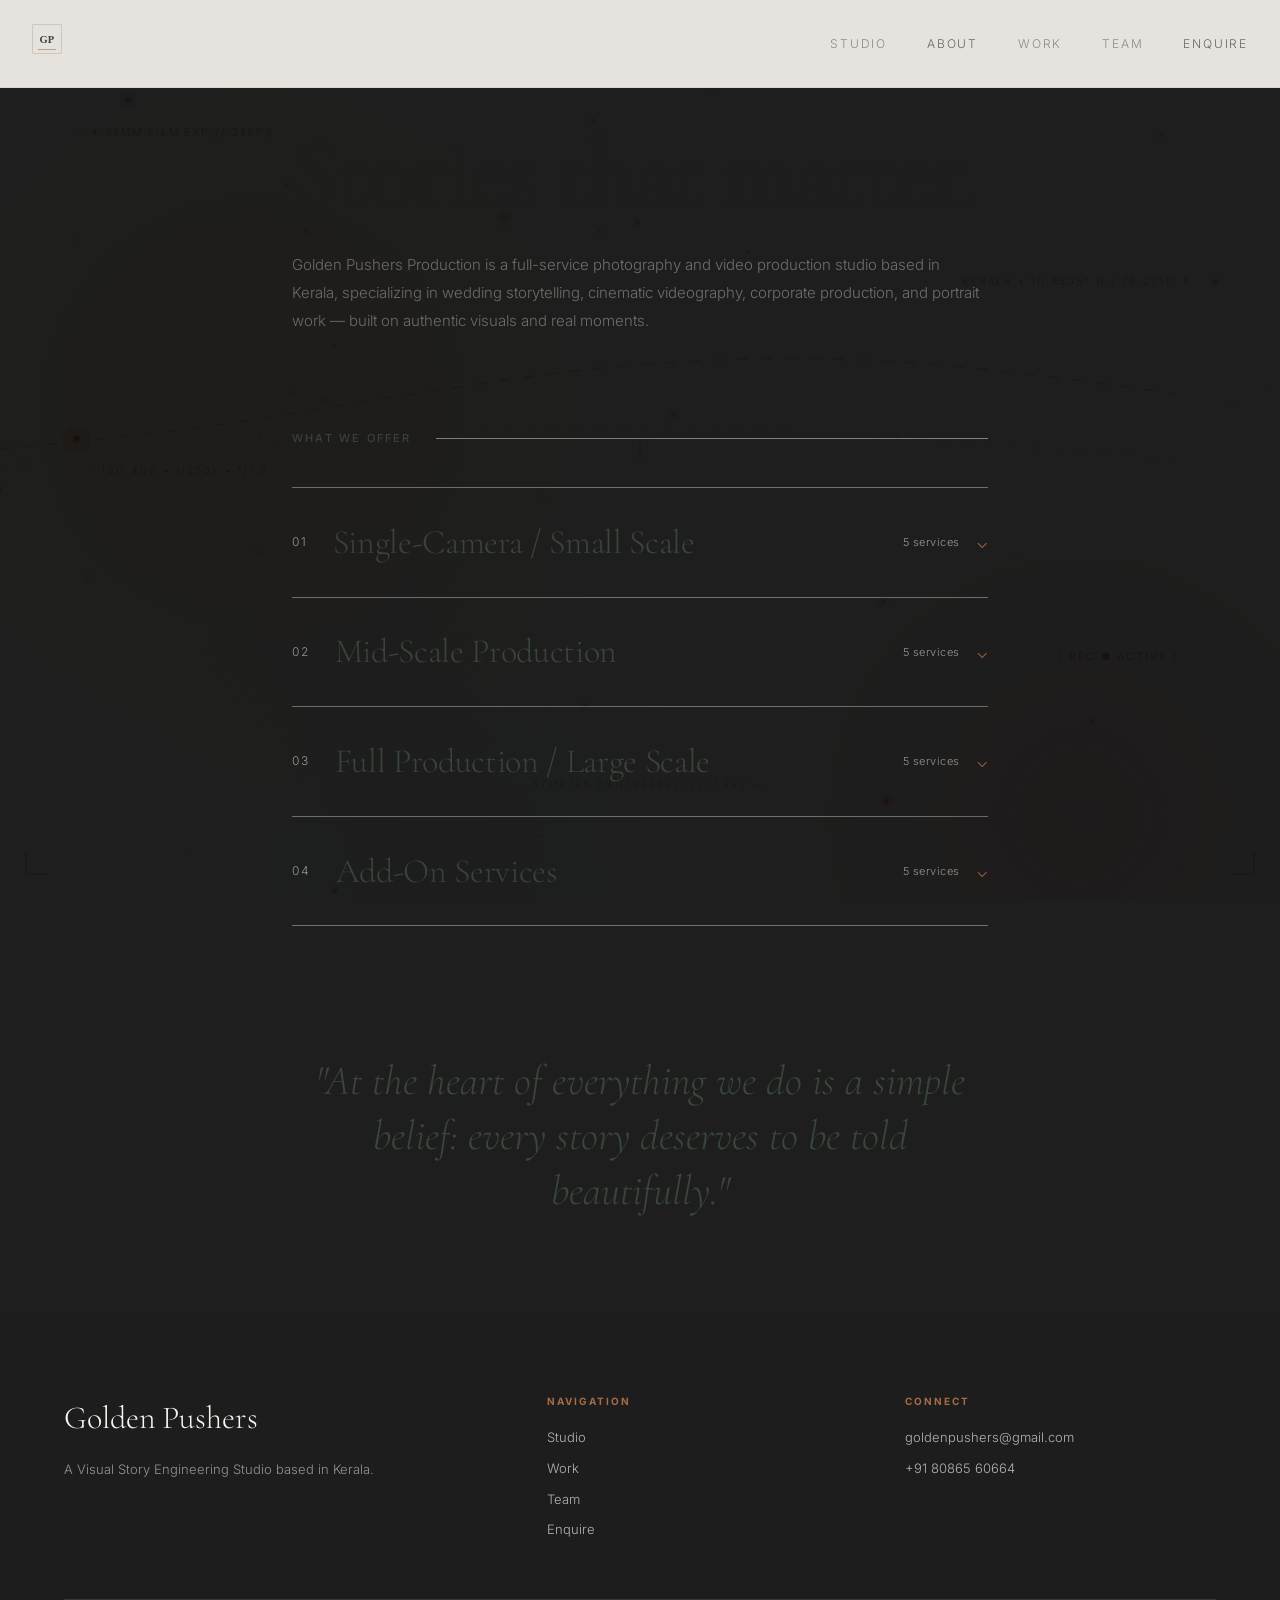
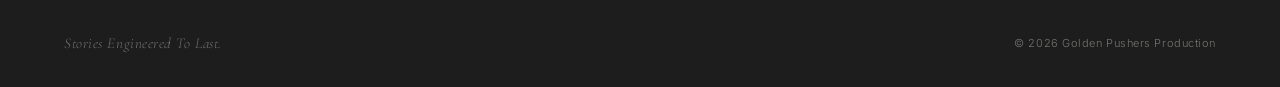
<file: about.html>
<!DOCTYPE html>
<html lang="en">
<head>
<meta charset="UTF-8">
<meta name="viewport" content="width=device-width, initial-scale=1.0">
<title>About | Golden Pushers Production</title>
<meta name="description" content="Golden Pushers Production is a full-service photography and video production studio based in Kerala.">
<link rel="icon" href="assets/favicon.ico">
<link rel="stylesheet" href="css/base.css">
<link rel="stylesheet" href="css/layout.css">
<link rel="stylesheet" href="css/home.css">
<link rel="stylesheet" href="css/pages.css">
</head>
<body>

<a href="#main" class="skip-link">Skip to content</a>
<div class="scroll-progress"></div>
<canvas id="studio-bg-canvas" class="studio-bg-canvas" aria-hidden="true"></canvas>

<nav class="navbar is-scrolled" style="background:rgba(248,244,238,0.92);backdrop-filter:blur(8px);border-bottom:1px solid rgba(200,194,184,0.4);mix-blend-mode:normal;">
  <a href="index.html" class="navbar-logo" style="color:#39463A;" aria-label="Golden Pushers Production — home">
    <svg width="30" height="30" viewBox="0 0 40 40" fill="none" xmlns="http://www.w3.org/2000/svg">
      <rect x="1" y="1" width="38" height="38" stroke="#39463A" stroke-width="0.75" opacity="0.3"/>
      <text x="50%" y="54%" dominant-baseline="middle" text-anchor="middle" fill="#39463A" style="font-family:serif;font-size:14px;font-weight:600;">GP</text>
      <line x1="8" y1="34" x2="32" y2="34" stroke="#A66B45" stroke-width="0.75"/>
    </svg>
  </a>
  <div class="navbar-links">
    <a href="index.html#ethos" style="color:#6F6F6F;">Studio</a>
    <a href="about.html" style="color:#39463A;">About</a>
    <a href="work.html" style="color:#6F6F6F;">Work</a>
    <a href="team.html" style="color:#6F6F6F;">Team</a>
    <a href="contact.html" style="color:#39463A;">Enquire</a>
  </div>
  <button class="navbar-toggle" aria-label="Toggle menu" aria-expanded="false" aria-controls="mobile-drawer" style="filter:invert(0);">
    <span style="background:#39463A;"></span><span style="background:#39463A;"></span><span style="background:#39463A;"></span>
  </button>
</nav>

<div class="mobile-drawer" id="mobile-drawer">
  <a href="index.html#ethos">Studio</a>
  <a href="about.html">About</a>
  <a href="work.html">Work</a>
  <a href="team.html">Team</a>
  <a href="contact.html">Enquire</a>
</div>

<main id="main" class="page-wrap">
  <div class="page-hero reveal">
    <h1>Stories that matter.</h1>
    <p>Golden Pushers Production is a full-service photography and video production studio based
    in Kerala, specializing in wedding storytelling, cinematic videography, corporate
    production, and portrait work — built on authentic visuals and real moments.</p>
  </div>

  <div class="services-wrap reveal reveal-delay-1">
    <div class="label-row" style="margin-bottom:2.5rem;"><span class="label-olive">What We Offer</span><div class="label-rule"></div></div>

    <div class="accordion" id="about-accordion">
      <div class="accordion-item">
        <button class="accordion-trigger" data-index="0">
          <span class="accordion-trigger-left"><span class="idx">01</span><h3>Single-Camera / Small Scale</h3></span>
          <span class="accordion-trigger-right"><span class="count">5 services</span><span class="chev">⌄</span></span>
        </button>
        <div class="accordion-panel">
          <div class="accordion-panel-inner">
            <div class="service-grid">
              <div class="service-item"><div><div class="t">Portrait Sessions</div><div class="d">Individual, couple, lifestyle</div></div></div>
              <div class="service-item"><div><div class="t">Editorial Shoots</div><div class="d">Fashion, magazine-style</div></div></div>
              <div class="service-item"><div><div class="t">Event Coverage (Minimal)</div><div class="d">Private parties, launches, intimate gatherings</div></div></div>
              <div class="service-item"><div><div class="t">Product Photography</div><div class="d">Luxury goods, jewelry, clothing</div></div></div>
              <div class="service-item"><div><div class="t">Social Media Content</div><div class="d">Short reels, curated posts</div></div></div>
            </div>
          </div>
        </div>
      </div>

      <div class="accordion-item">
        <button class="accordion-trigger" data-index="1">
          <span class="accordion-trigger-left"><span class="idx">02</span><h3>Mid-Scale Production</h3></span>
          <span class="accordion-trigger-right"><span class="count">5 services</span><span class="chev">⌄</span></span>
        </button>
        <div class="accordion-panel">
          <div class="accordion-panel-inner">
            <div class="service-grid">
              <div class="service-item"><div><div class="t">Brand Campaign Shoots</div><div class="d">Multi-scene, styled sets</div></div></div>
              <div class="service-item"><div><div class="t">Commercial Photography</div><div class="d">Advertising visuals, catalog work</div></div></div>
              <div class="service-item"><div><div class="t">Music Video Support</div><div class="d">Cinematic stills + BTS coverage</div></div></div>
              <div class="service-item"><div><div class="t">Corporate Profiles</div><div class="d">Executive portraits, team branding</div></div></div>
              <div class="service-item"><div><div class="t">Documentary-Style</div><div class="d">Storytelling for brands or individuals</div></div></div>
            </div>
          </div>
        </div>
      </div>

      <div class="accordion-item">
        <button class="accordion-trigger" data-index="2">
          <span class="accordion-trigger-left"><span class="idx">03</span><h3>Full Production / Large Scale</h3></span>
          <span class="accordion-trigger-right"><span class="count">5 services</span><span class="chev">⌄</span></span>
        </button>
        <div class="accordion-panel">
          <div class="accordion-panel-inner">
            <div class="service-grid">
              <div class="service-item"><div><div class="t">Fashion Films</div><div class="d">Cinematic video + photography integration</div></div></div>
              <div class="service-item"><div><div class="t">Luxury Event Coverage</div><div class="d">Weddings, galas, launches, multi-camera setup</div></div></div>
              <div class="service-item"><div><div class="t">Advertising Campaigns</div><div class="d">Concept → shoot → post-production</div></div></div>
              <div class="service-item"><div><div class="t">Creative Direction &amp; Styling</div><div class="d">Art direction, set design, wardrobe</div></div></div>
              <div class="service-item"><div><div class="t">End-to-End Production</div><div class="d">Script, storyboard, filming, editing, delivery</div></div></div>
            </div>
          </div>
        </div>
      </div>

      <div class="accordion-item">
        <button class="accordion-trigger" data-index="3">
          <span class="accordion-trigger-left"><span class="idx">04</span><h3>Add-On Services</h3></span>
          <span class="accordion-trigger-right"><span class="count">5 services</span><span class="chev">⌄</span></span>
        </button>
        <div class="accordion-panel">
          <div class="accordion-panel-inner">
            <div class="service-grid">
              <div class="service-item"><div><div class="t">Post-Production &amp; Retouching</div><div class="d">Color grading, cinematic edits</div></div></div>
              <div class="service-item"><div><div class="t">Drone Cinematography</div><div class="d">Aerial shots for events or campaigns</div></div></div>
              <div class="service-item"><div><div class="t">Behind-the-Scenes</div><div class="d">Process films, making-of content</div></div></div>
              <div class="service-item"><div><div class="t">Creative Consulting</div><div class="d">Brand positioning, visual identity strategy</div></div></div>
              <div class="service-item"><div><div class="t">Archival &amp; Print Services</div><div class="d">Luxury photobooks, curated prints</div></div></div>
            </div>
          </div>
        </div>
      </div>
    </div>
  </div>

  <div class="about-quote reveal reveal-delay-2">
    <h2>"At the heart of everything we do is a simple belief: every story deserves to be told beautifully."</h2>
  </div>
</main>

<footer class="site-footer">
  <div class="footer-inner">
    <div class="footer-top">
      <div><div class="footer-brand">Golden Pushers</div><p class="footer-tagline">A Visual Story Engineering Studio based in Kerala.</p></div>
      <div class="footer-col"><h4>Navigation</h4><a href="index.html#ethos">Studio</a><a href="work.html">Work</a><a href="team.html">Team</a><a href="contact.html">Enquire</a></div>
      <div class="footer-col"><h4>Connect</h4><a href="mailto:goldenpushers@gmail.com">goldenpushers@gmail.com</a><a href="tel:+918086560664">+91 80865 60664</a></div>
    </div>
    <div class="footer-bottom"><p style="font-family:var(--font-display);font-style:italic;font-size:15px;color:#6F6F6F;">Stories Engineered To Last.</p><span>© 2026 Golden Pushers Production</span></div>
  </div>
</footer>

<script src="js/background-animation.js"></script>
<script src="js/main.js"></script>
<script src="js/pages.js"></script>
</body>
</html>
</file>
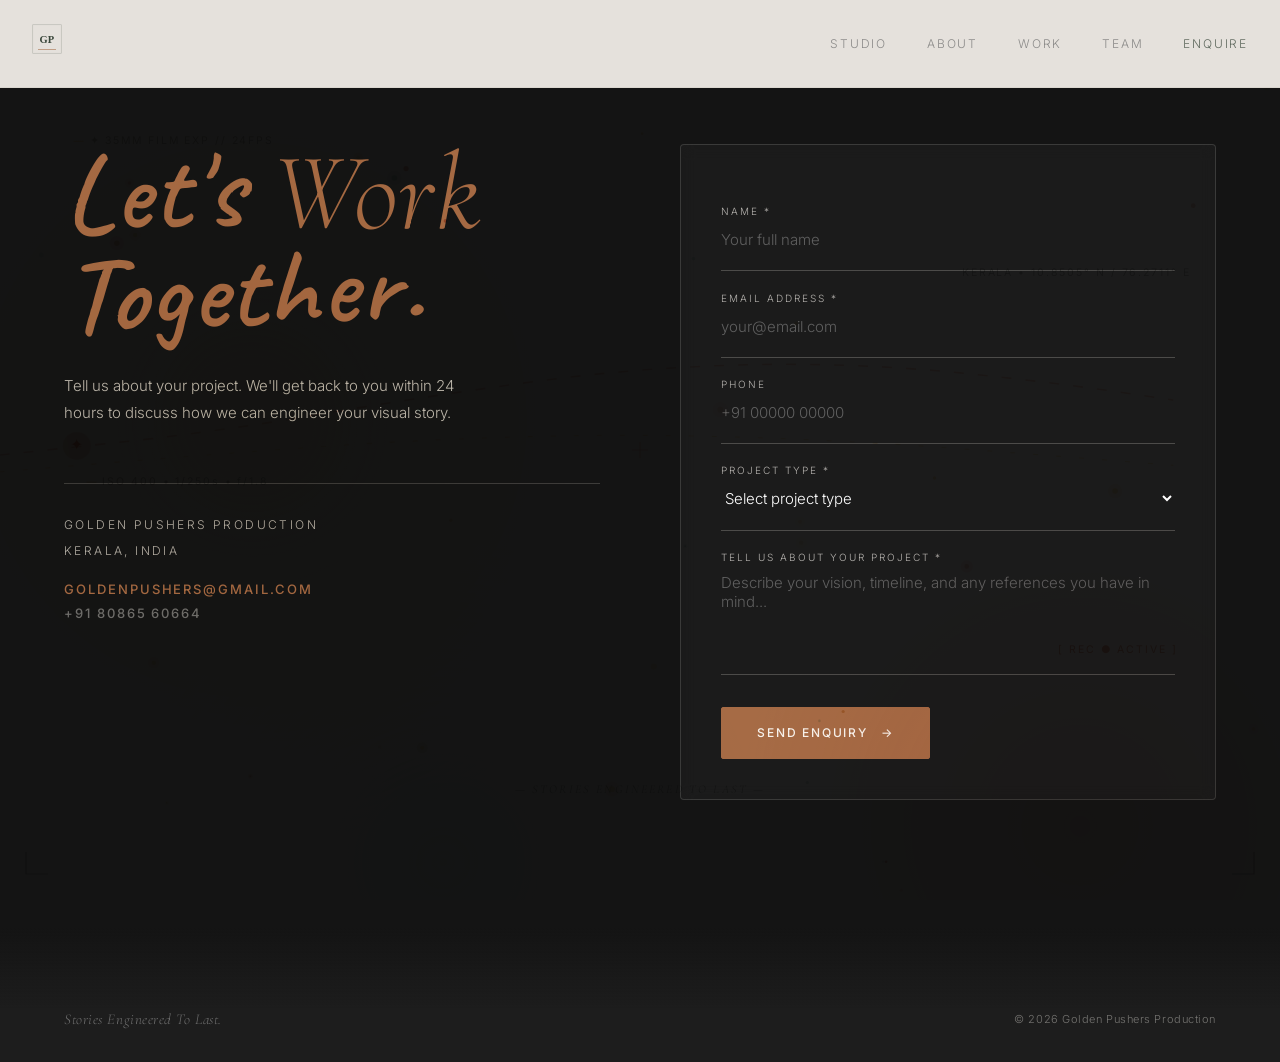
<file: contact.html>
<!DOCTYPE html>
<html lang="en">
<head>
<meta charset="UTF-8">
<meta name="viewport" content="width=device-width, initial-scale=1.0">
<title>Contact | Golden Pushers Production</title>
<meta name="description" content="Start a project with Golden Pushers Production.">
<link rel="icon" href="assets/favicon.ico">
<link rel="stylesheet" href="css/base.css">
<link rel="stylesheet" href="css/layout.css">
<link rel="stylesheet" href="css/home.css">
<link rel="stylesheet" href="css/pages.css">
</head>
<body>

<a href="#main" class="skip-link">Skip to content</a>
<canvas id="studio-bg-canvas" class="studio-bg-canvas" aria-hidden="true"></canvas>

<nav class="navbar is-scrolled" style="background:rgba(248,244,238,0.92);backdrop-filter:blur(8px);border-bottom:1px solid rgba(200,194,184,0.4);mix-blend-mode:normal;">
  <a href="index.html" class="navbar-logo" style="color:#39463A;" aria-label="Golden Pushers Production — home">
    <svg width="30" height="30" viewBox="0 0 40 40" fill="none" xmlns="http://www.w3.org/2000/svg">
      <rect x="1" y="1" width="38" height="38" stroke="#39463A" stroke-width="0.75" opacity="0.3"/>
      <text x="50%" y="54%" dominant-baseline="middle" text-anchor="middle" fill="#39463A" style="font-family:serif;font-size:14px;font-weight:600;">GP</text>
      <line x1="8" y1="34" x2="32" y2="34" stroke="#A66B45" stroke-width="0.75"/>
    </svg>
  </a>
  <div class="navbar-links">
    <a href="index.html#ethos" style="color:#6F6F6F;">Studio</a>
    <a href="about.html" style="color:#6F6F6F;">About</a>
    <a href="work.html" style="color:#6F6F6F;">Work</a>
    <a href="team.html" style="color:#6F6F6F;">Team</a>
    <a href="contact.html" style="color:#39463A;">Enquire</a>
  </div>
  <button class="navbar-toggle" aria-label="Toggle menu" aria-expanded="false" aria-controls="mobile-drawer">
    <span style="background:#39463A;"></span><span style="background:#39463A;"></span><span style="background:#39463A;"></span>
  </button>
</nav>

<div class="mobile-drawer" id="mobile-drawer">
  <a href="index.html#ethos">Studio</a>
  <a href="about.html">About</a>
  <a href="work.html">Work</a>
  <a href="team.html">Team</a>
  <a href="contact.html">Enquire</a>
</div>

<main id="main">
<section class="enquire" style="min-height:100vh;padding-top:9rem;">
  <div class="enquire-inner">
    <div class="enquire-grid">
      <div class="enquire-left reveal">
        <h2><span class="font-caveat-script">Let's</span> <em>Work</em><br><span class="font-caveat-script">Together.</span></h2>
        <p class="lead">Tell us about your project. We'll get back to you within 24 hours to discuss how we can engineer your visual story.</p>
        <div class="enquire-info">
          <p>Golden Pushers Production</p>
          <p style="margin-bottom:1rem;">Kerala, India</p>
          <a href="mailto:goldenpushers@gmail.com">goldenpushers@gmail.com</a><br>
          <a href="tel:+918086560664" style="color:#6F6F6F;">+91 80865 60664</a>
        </div>
      </div>

      <div class="enquire-form-panel reveal reveal-delay-1">
        <form class="enquire-form" novalidate>
          <div class="honeypot-field" aria-hidden="true">
            <label for="c-company">Company website</label>
            <input type="text" id="c-company" name="company_website" tabindex="-1" autocomplete="off">
          </div>
          <div class="field">
            <label for="c-name">Name *</label>
            <input required type="text" id="c-name" name="name" placeholder="Your full name" autocomplete="name">
          </div>
          <div class="field">
            <label for="c-email">Email Address *</label>
            <input required type="email" id="c-email" name="email" placeholder="your@email.com" autocomplete="email">
          </div>
          <div class="field">
            <label for="c-phone">Phone</label>
            <input type="tel" id="c-phone" name="phone" placeholder="+91 00000 00000" autocomplete="tel">
          </div>
          <div class="field">
            <label for="c-type">Project Type *</label>
            <select required id="c-type" name="type">
              <option value="" disabled selected>Select project type</option>
              <option>Commercial Films</option>
              <option>Brand Campaigns</option>
              <option>Product Photography</option>
              <option>Music Videos</option>
              <option>Wedding Films</option>
              <option>Corporate Films</option>
              <option>Social Media Content</option>
              <option>Creative Direction</option>
            </select>
          </div>
          <div class="field">
            <label for="c-message">Tell Us About Your Project *</label>
            <textarea required id="c-message" name="message" rows="4" placeholder="Describe your vision, timeline, and any references you have in mind..."></textarea>
          </div>
          <div class="form-error" role="alert"></div>
          <button type="submit" class="btn-copper"><span>Send Enquiry</span> →</button>
        </form>
      </div>

      <div class="enquire-success">
        <div class="check">✓</div>
        <h2>Message <em>Received.</em></h2>
        <div class="rule"></div>
        <p>We'll review your project and be in touch within 24 hours. We look forward to building something lasting together.</p>
        <button type="button">Send another enquiry</button>
      </div>
    </div>
  </div>
</section>
</main>

<footer class="site-footer">
  <div class="footer-inner">
    <div class="footer-bottom" style="border-top:none;padding-top:0;">
      <p style="font-family:var(--font-display);font-style:italic;font-size:15px;color:#6F6F6F;">Stories Engineered To Last.</p>
      <span>© 2026 Golden Pushers Production</span>
    </div>
  </div>
</footer>

<script src="js/background-animation.js"></script>
<script src="js/main.js"></script>
<script src="js/home.js"></script>
</body>
</html>
</file>
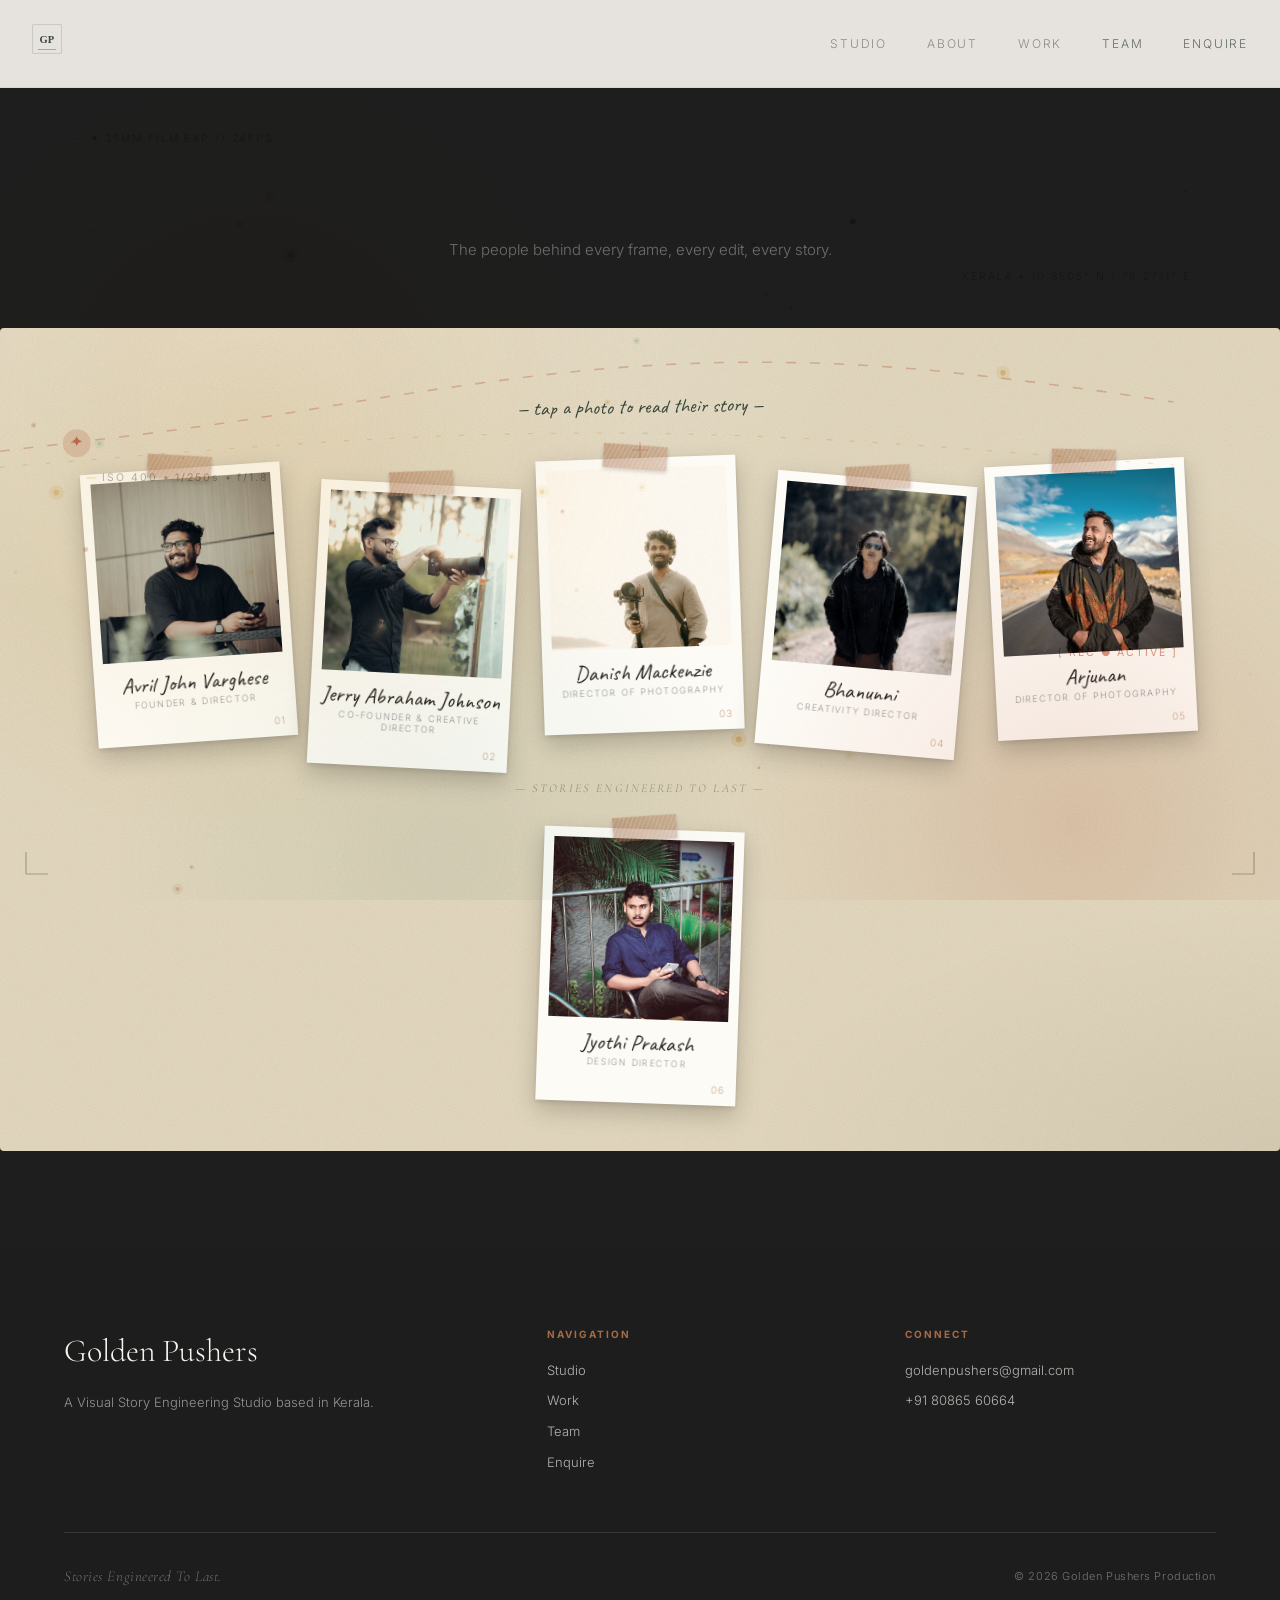
<file: team.html>
<!DOCTYPE html>
<html lang="en">
<head>
<meta charset="UTF-8">
<meta name="viewport" content="width=device-width, initial-scale=1.0">
<title>Team | Golden Pushers Production</title>
<meta name="description" content="Meet the people behind Golden Pushers Production.">
<link rel="icon" href="assets/favicon.ico">
<link rel="stylesheet" href="css/base.css">
<link rel="stylesheet" href="css/layout.css">
<link rel="stylesheet" href="css/home.css">
<link rel="stylesheet" href="css/pages.css">
</head>
<body>

<a href="#main" class="skip-link">Skip to content</a>
<div class="scroll-progress"></div>
<canvas id="studio-bg-canvas" class="studio-bg-canvas" aria-hidden="true"></canvas>

<nav class="navbar is-scrolled" style="background:rgba(248,244,238,0.92);backdrop-filter:blur(8px);border-bottom:1px solid rgba(200,194,184,0.4);mix-blend-mode:normal;">
  <a href="index.html" class="navbar-logo" style="color:#39463A;" aria-label="Golden Pushers Production — home">
    <svg width="30" height="30" viewBox="0 0 40 40" fill="none" xmlns="http://www.w3.org/2000/svg">
      <rect x="1" y="1" width="38" height="38" stroke="#39463A" stroke-width="0.75" opacity="0.3"/>
      <text x="50%" y="54%" dominant-baseline="middle" text-anchor="middle" fill="#39463A" style="font-family:serif;font-size:14px;font-weight:600;">GP</text>
      <line x1="8" y1="34" x2="32" y2="34" stroke="#A66B45" stroke-width="0.75"/>
    </svg>
  </a>
  <div class="navbar-links">
    <a href="index.html#ethos" style="color:#6F6F6F;">Studio</a>
    <a href="about.html" style="color:#6F6F6F;">About</a>
    <a href="work.html" style="color:#6F6F6F;">Work</a>
    <a href="team.html" style="color:#39463A;">Team</a>
    <a href="contact.html" style="color:#39463A;">Enquire</a>
  </div>
  <button class="navbar-toggle" aria-label="Toggle menu" aria-expanded="false" aria-controls="mobile-drawer">
    <span style="background:#39463A;"></span><span style="background:#39463A;"></span><span style="background:#39463A;"></span>
  </button>
</nav>

<div class="mobile-drawer" id="mobile-drawer">
  <a href="index.html#ethos">Studio</a>
  <a href="about.html">About</a>
  <a href="work.html">Work</a>
  <a href="team.html">Team</a>
  <a href="contact.html">Enquire</a>
</div>

<main id="main" class="page-wrap">
  <div class="page-hero reveal" style="text-align:center;max-width:600px;">
    <h1 style="font-size:clamp(44px,7vw,80px);">The Architects</h1>
    <p>The people behind every frame, every edit, every story.</p>
  </div>

  <div class="scrapbook reveal reveal-delay-1">
    <p class="scrapbook-note">— tap a photo to read their story —</p>
    <div class="scrapbook-board">
      <div class="polaroid" style="--rot:-4deg;--tape-rot:7deg;--lift:6px;">
        <div class="polaroid-inner">
          <button class="polaroid-face polaroid-front" aria-label="Flip to read about Avril John Varghese">
            <span class="tape"></span>
            <div class="polaroid-photo"><img src="assets/team/founder.jpg" alt="Avril John Varghese" loading="lazy"></div>
            <p class="polaroid-caption">Avril John Varghese<span class="role">Founder &amp; Director</span></p>
            <span class="polaroid-pin">01</span>
          </button>
          <button class="polaroid-face polaroid-back" aria-label="Flip back">
            <span class="focus-tag">Commercial Films &amp; Brand Campaigns</span>
            <p class="handwritten-note">"Visionary behind Golden Pushers Production. Leads creative direction and brings cinematic clarity to every project."</p>
            <span class="flip-hint">tap to flip back</span>
          </button>
        </div>
      </div>
      <div class="polaroid" style="--rot:3deg;--tape-rot:-5deg;--lift:22px;">
        <div class="polaroid-inner">
          <button class="polaroid-face polaroid-front" aria-label="Flip to read about Jerry Abraham Johnson">
            <span class="tape"></span>
            <div class="polaroid-photo"><img src="assets/team/co-founder.jpg" alt="Jerry Abraham Johnson" loading="lazy"></div>
            <p class="polaroid-caption">Jerry Abraham Johnson<span class="role">Co-Founder &amp; Creative Director</span></p>
            <span class="polaroid-pin">02</span>
          </button>
          <button class="polaroid-face polaroid-back" aria-label="Flip back">
            <span class="focus-tag">Creative Strategy &amp; Art Direction</span>
            <p class="handwritten-note">"Shapes the strategic and visual language of every project. Editorial instincts that make client stories last."</p>
            <span class="flip-hint">tap to flip back</span>
          </button>
        </div>
      </div>
      <div class="polaroid" style="--rot:-2deg;--tape-rot:6deg;--lift:-4px;">
        <div class="polaroid-inner">
          <button class="polaroid-face polaroid-front" aria-label="Flip to read about Danish Mackenzie">
            <span class="tape"></span>
            <div class="polaroid-photo"><img src="assets/team/danish.jpg" alt="Danish Mackenzie" loading="lazy"></div>
            <p class="polaroid-caption">Danish Mackenzie<span class="role">Director of Photography</span></p>
            <span class="polaroid-pin">03</span>
          </button>
          <button class="polaroid-face polaroid-back" aria-label="Flip back">
            <span class="focus-tag">Cinematography &amp; Lighting Design</span>
            <p class="handwritten-note">"Controls the light and the frame. Warm, naturalistic, deeply human — that's the signature."</p>
            <span class="flip-hint">tap to flip back</span>
          </button>
        </div>
      </div>
      <div class="polaroid" style="--rot:5deg;--tape-rot:-8deg;--lift:16px;">
        <div class="polaroid-inner">
          <button class="polaroid-face polaroid-front" aria-label="Flip to read about Bhanunni">
            <span class="tape"></span>
            <div class="polaroid-photo"><img src="assets/team/bhanunni.jpg" alt="Bhanunni" loading="lazy"></div>
            <p class="polaroid-caption">Bhanunni<span class="role">Creativity Director</span></p>
            <span class="polaroid-pin">04</span>
          </button>
          <button class="polaroid-face polaroid-back" aria-label="Flip back">
            <span class="focus-tag">Concept Development &amp; Narrative Design</span>
            <p class="handwritten-note">"Concept-first thinker. Turns abstract brand ideas into shootable visual sequences."</p>
            <span class="flip-hint">tap to flip back</span>
          </button>
        </div>
      </div>
      <div class="polaroid" style="--rot:-3deg;--tape-rot:4deg;--lift:0px;">
        <div class="polaroid-inner">
          <button class="polaroid-face polaroid-front" aria-label="Flip to read about Arjunan">
            <span class="tape"></span>
            <div class="polaroid-photo"><img src="assets/team/arjunan.jpg" alt="Arjunan" loading="lazy"></div>
            <p class="polaroid-caption">Arjunan<span class="role">Director of Photography</span></p>
            <span class="polaroid-pin">05</span>
          </button>
          <button class="polaroid-face polaroid-back" aria-label="Flip back">
            <span class="focus-tag">Cinematography &amp; Color Work</span>
            <p class="handwritten-note">"Every frame carries quiet intentionality. Depth, colour, and motion, all with real texture."</p>
            <span class="flip-hint">tap to flip back</span>
          </button>
        </div>
      </div>
      <div class="polaroid" style="--rot:2deg;--tape-rot:-6deg;--lift:26px;">
        <div class="polaroid-inner">
          <button class="polaroid-face polaroid-front" aria-label="Flip to read about Jyothi Prakash">
            <span class="tape"></span>
            <div class="polaroid-photo"><img src="assets/team/jyothi.jpg" alt="Jyothi Prakash" loading="lazy"></div>
            <p class="polaroid-caption">Jyothi Prakash<span class="role">Design Director</span></p>
            <span class="polaroid-pin">06</span>
          </button>
          <button class="polaroid-face polaroid-back" aria-label="Flip back">
            <span class="focus-tag">Graphic Design &amp; Visual Identity</span>
            <p class="handwritten-note">"Builds the visual scaffolding — the type, layout, and systems behind the studio's identity."</p>
            <span class="flip-hint">tap to flip back</span>
          </button>
        </div>
      </div>
    </div>
  </div>
</main>

<footer class="site-footer">
  <div class="footer-inner">
    <div class="footer-top">
      <div><div class="footer-brand">Golden Pushers</div><p class="footer-tagline">A Visual Story Engineering Studio based in Kerala.</p></div>
      <div class="footer-col"><h4>Navigation</h4><a href="index.html#ethos">Studio</a><a href="work.html">Work</a><a href="team.html">Team</a><a href="contact.html">Enquire</a></div>
      <div class="footer-col"><h4>Connect</h4><a href="mailto:goldenpushers@gmail.com">goldenpushers@gmail.com</a><a href="tel:+918086560664">+91 80865 60664</a></div>
    </div>
    <div class="footer-bottom"><p style="font-family:var(--font-display);font-style:italic;font-size:15px;color:#6F6F6F;">Stories Engineered To Last.</p><span>© 2026 Golden Pushers Production</span></div>
  </div>
</footer>

<script src="js/background-animation.js"></script>
<script src="js/main.js"></script>
<script src="js/pages.js"></script>
</body>
</html>
</file>
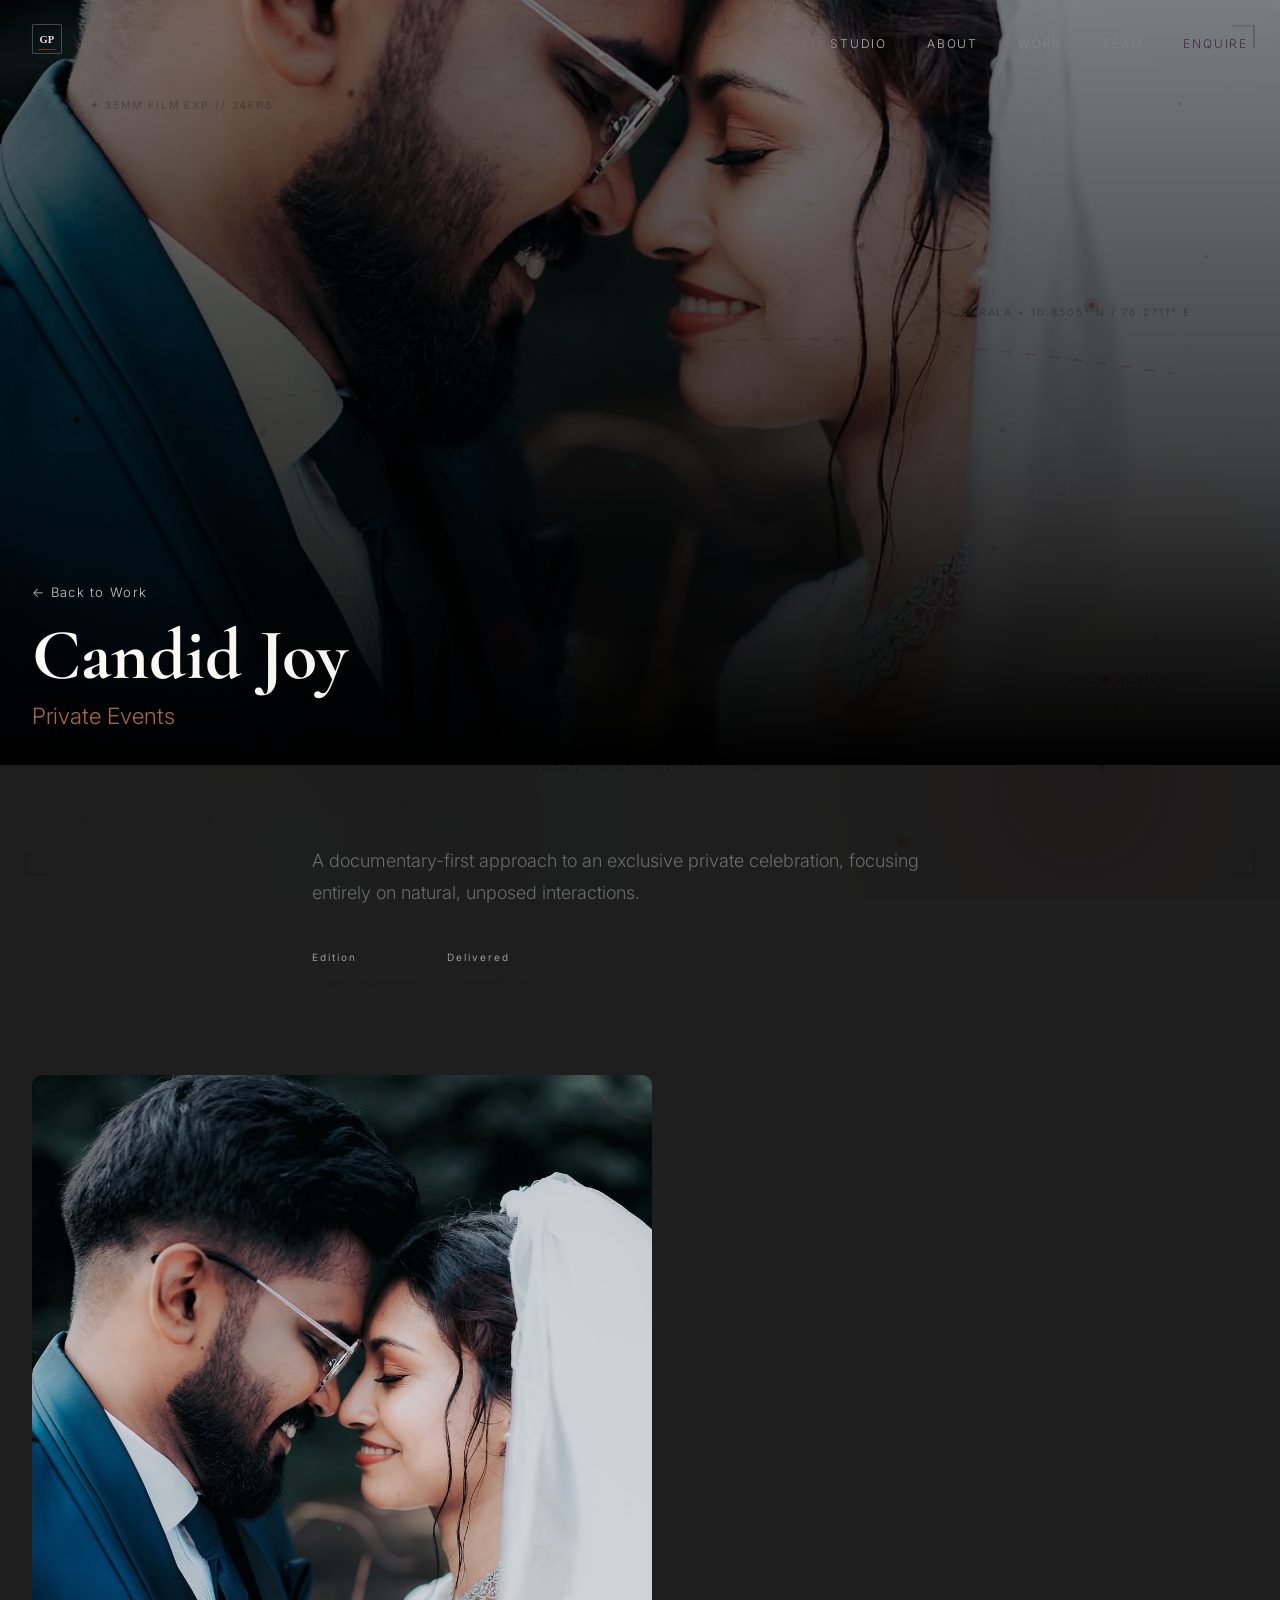
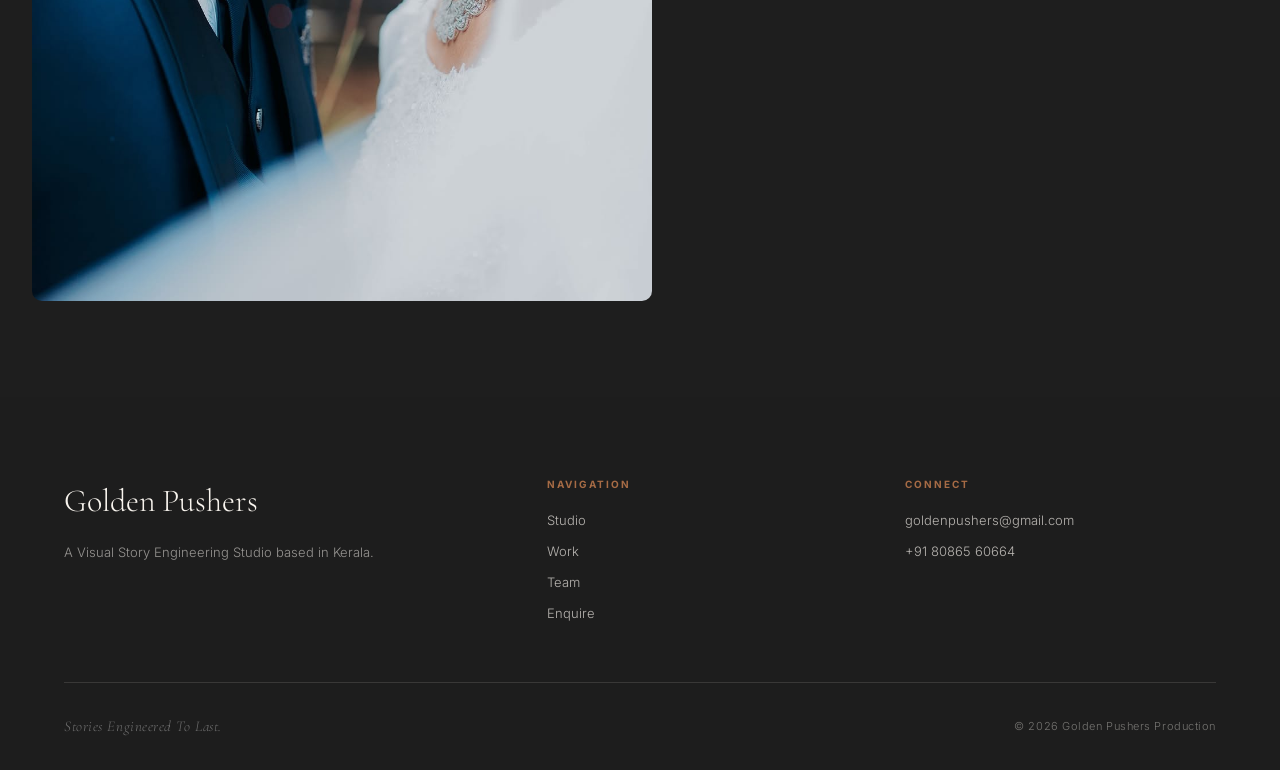
<file: work-candid-joy.html>
<!DOCTYPE html>
<html lang="en">
<head>
<meta charset="UTF-8">
<meta name="viewport" content="width=device-width, initial-scale=1.0">
<title>Candid Joy | Golden Pushers Production</title>
<meta name="description" content="Unscripted moments of pure happiness.">
<link rel="icon" href="assets/favicon.ico">
<link rel="stylesheet" href="css/base.css">
<link rel="stylesheet" href="css/layout.css">
<link rel="stylesheet" href="css/home.css">
<link rel="stylesheet" href="css/pages.css">
</head>
<body>
<canvas id="studio-bg-canvas" class="studio-bg-canvas" aria-hidden="true"></canvas>

<nav class="navbar" style="background:transparent;">
  <a href="index.html" class="navbar-logo" aria-label="Golden Pushers Production — home">
    <svg width="30" height="30" viewBox="0 0 40 40" fill="none" xmlns="http://www.w3.org/2000/svg">
      <rect x="1" y="1" width="38" height="38" stroke="#F8F4EE" stroke-width="0.75" opacity="0.5"/>
      <text x="50%" y="54%" dominant-baseline="middle" text-anchor="middle" fill="#F8F4EE" style="font-family:serif;font-size:14px;font-weight:600;">GP</text>
      <line x1="8" y1="34" x2="32" y2="34" stroke="#A66B45" stroke-width="0.75"/>
    </svg>
  </a>
  <div class="navbar-links">
    <a href="index.html#ethos" style="color:#fff;">Studio</a>
    <a href="about.html" style="color:#fff;">About</a>
    <a href="work.html" style="color:#fff;">Work</a>
    <a href="team.html" style="color:#fff;">Team</a>
    <a href="contact.html" style="color:#A66B45;">Enquire</a>
  </div>
  <button class="navbar-toggle" aria-label="Toggle menu" aria-expanded="false" aria-controls="mobile-drawer">
    <span></span><span></span><span></span>
  </button>
</nav>
<div class="mobile-drawer" id="mobile-drawer">
  <a href="index.html#ethos">Studio</a><a href="about.html">About</a><a href="work.html">Work</a><a href="team.html">Team</a><a href="contact.html">Enquire</a>
</div>

<main>
  <div class="work-detail-hero">
    <img src="assets/work/ig-6.jpg" alt="Candid Joy">
    <div class="work-detail-caption">
      <a href="work.html" class="back">← Back to Work</a>
      <h1>Candid Joy</h1>
      <p class="meta">Private Events</p>
    </div>
  </div>

  <div class="work-detail-body">
    <p>A documentary-first approach to an exclusive private celebration, focusing entirely on natural, unposed interactions.</p>
    <div style="margin-top:2.5rem;display:flex;gap:2rem;flex-wrap:wrap;">
      <div><span class="label-editorial" style="display:block;margin-bottom:0.4rem;">Edition</span><span style="font-size:14px;color:#1E1E1E;">Event Coverage</span></div>
      <div><span class="label-editorial" style="display:block;margin-bottom:0.4rem;">Delivered</span><span style="font-size:14px;color:#1E1E1E;">Curated Stills</span></div>
    </div>
  </div>

  <div class="work-detail-strip">
    <img src="assets/work/ig-6.jpg" alt="Candid Joy — detail">
  </div>
</main>

<footer class="site-footer">
  <div class="footer-inner">
    <div class="footer-top">
      <div><div class="footer-brand">Golden Pushers</div><p class="footer-tagline">A Visual Story Engineering Studio based in Kerala.</p></div>
      <div class="footer-col"><h4>Navigation</h4><a href="index.html#ethos">Studio</a><a href="work.html">Work</a><a href="team.html">Team</a><a href="contact.html">Enquire</a></div>
      <div class="footer-col"><h4>Connect</h4><a href="mailto:goldenpushers@gmail.com">goldenpushers@gmail.com</a><a href="tel:+918086560664">+91 80865 60664</a></div>
    </div>
    <div class="footer-bottom"><p style="font-family:var(--font-display);font-style:italic;font-size:15px;color:#6F6F6F;">Stories Engineered To Last.</p><span>© 2026 Golden Pushers Production</span></div>
  </div>
</footer>

<script src="js/background-animation.js"></script>
<script src="js/main.js"></script>
</body>
</html>
</file>
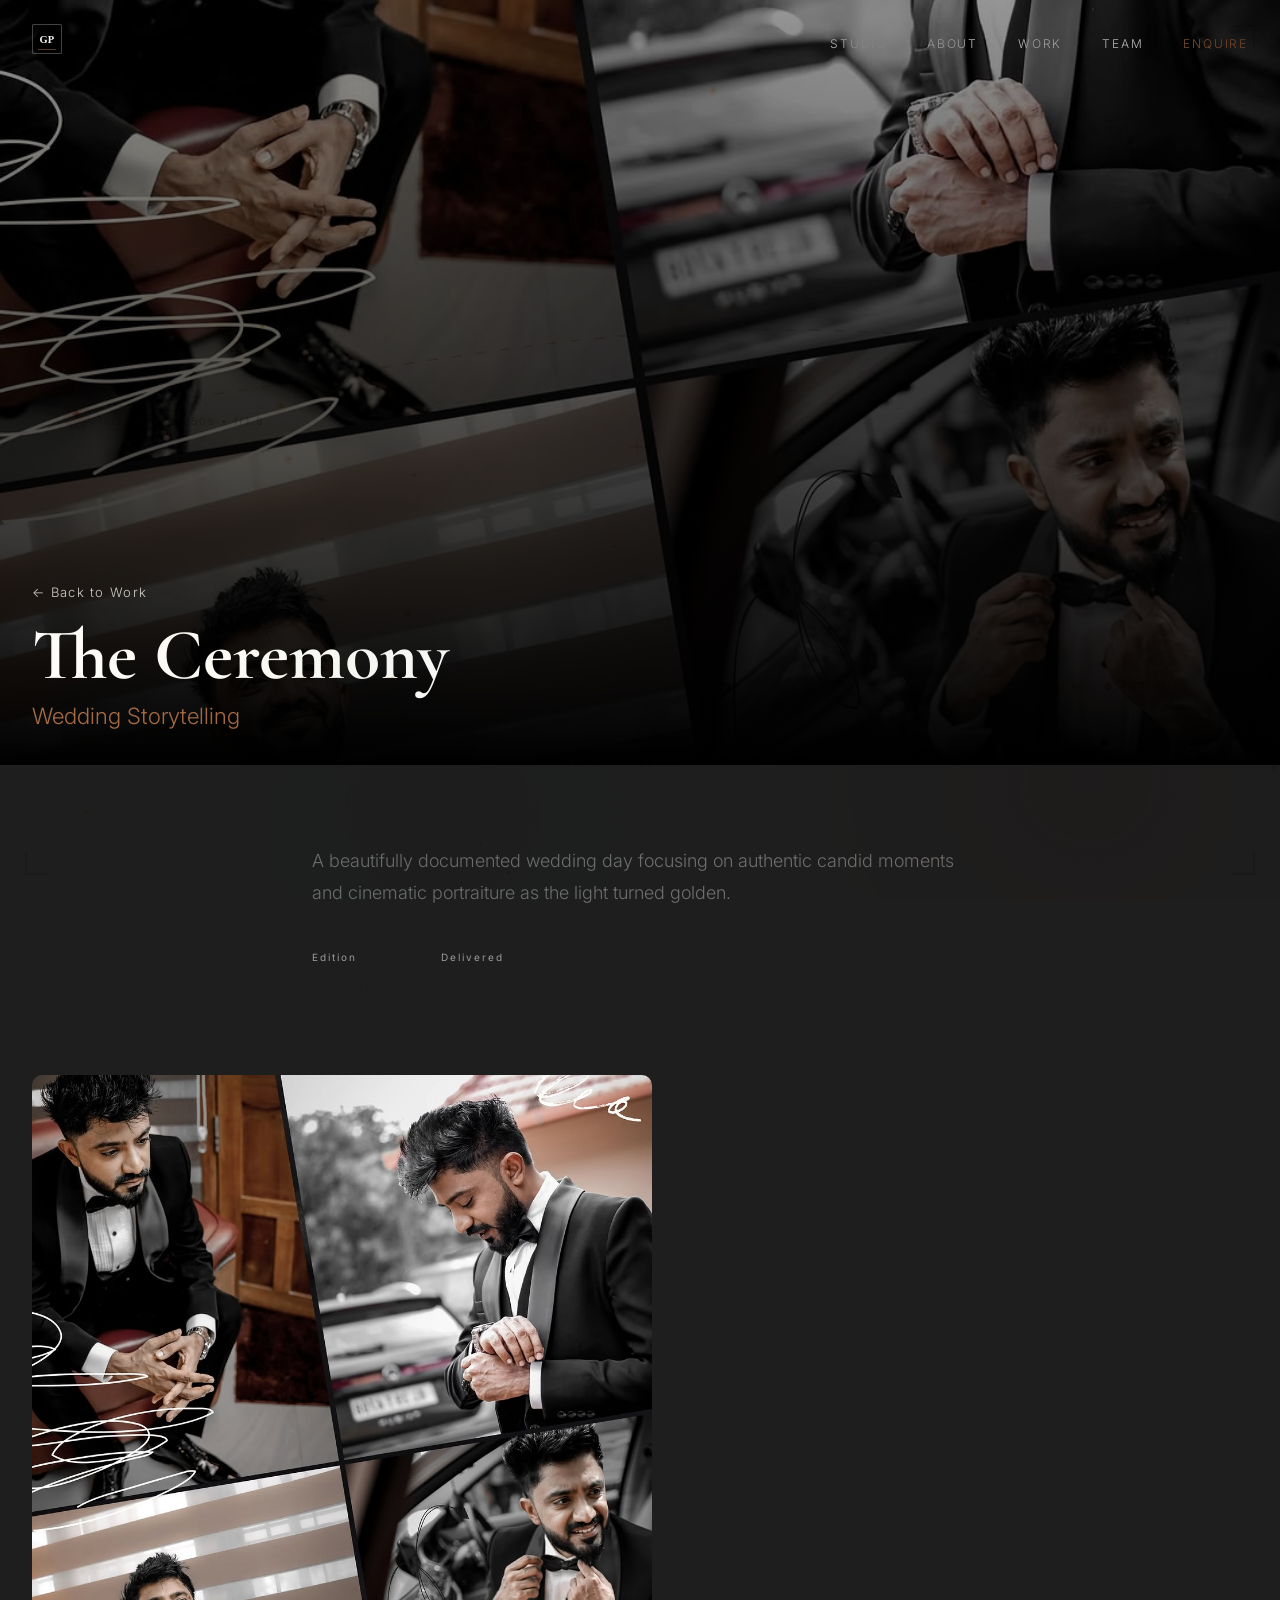
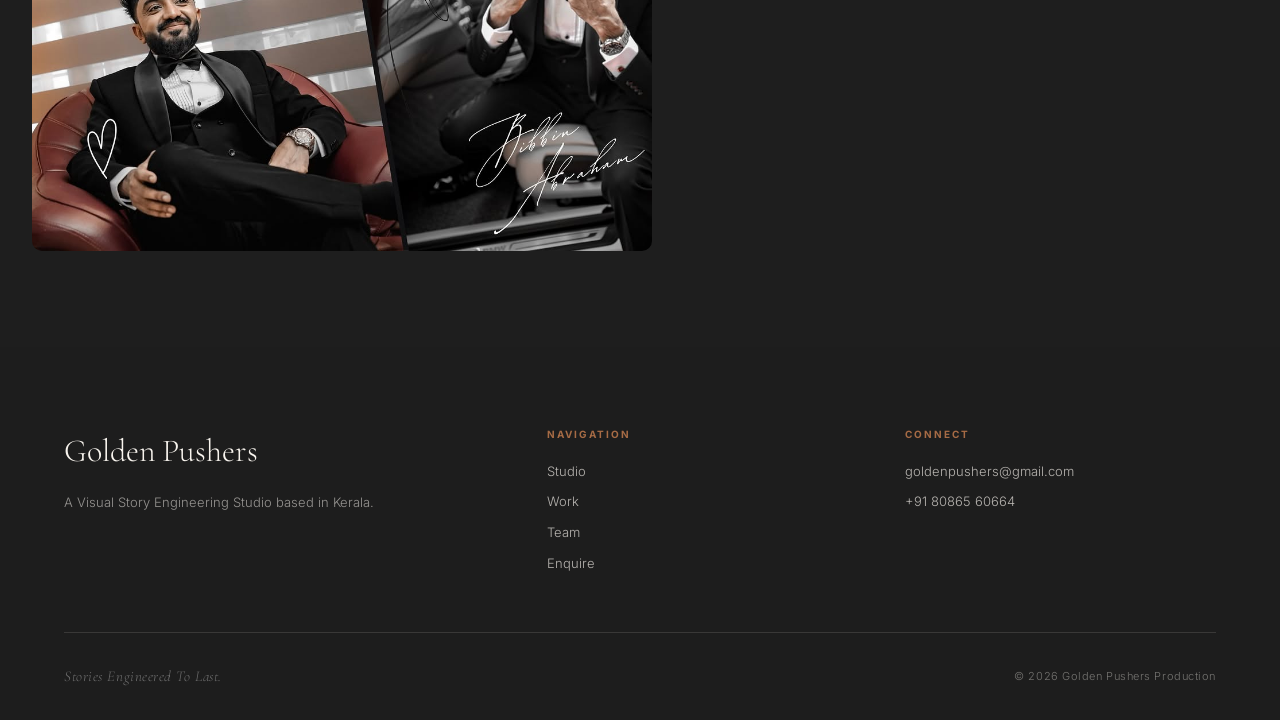
<file: work-chateau-vows.html>
<!DOCTYPE html>
<html lang="en">
<head>
<meta charset="UTF-8">
<meta name="viewport" content="width=device-width, initial-scale=1.0">
<title>The Ceremony | Golden Pushers Production</title>
<meta name="description" content="An intimate ceremony captured in raw emotion.">
<link rel="icon" href="assets/favicon.ico">
<link rel="stylesheet" href="css/base.css">
<link rel="stylesheet" href="css/layout.css">
<link rel="stylesheet" href="css/home.css">
<link rel="stylesheet" href="css/pages.css">
</head>
<body>
<canvas id="studio-bg-canvas" class="studio-bg-canvas" aria-hidden="true"></canvas>

<nav class="navbar" style="background:transparent;">
  <a href="index.html" class="navbar-logo" aria-label="Golden Pushers Production — home">
    <svg width="30" height="30" viewBox="0 0 40 40" fill="none" xmlns="http://www.w3.org/2000/svg">
      <rect x="1" y="1" width="38" height="38" stroke="#F8F4EE" stroke-width="0.75" opacity="0.5"/>
      <text x="50%" y="54%" dominant-baseline="middle" text-anchor="middle" fill="#F8F4EE" style="font-family:serif;font-size:14px;font-weight:600;">GP</text>
      <line x1="8" y1="34" x2="32" y2="34" stroke="#A66B45" stroke-width="0.75"/>
    </svg>
  </a>
  <div class="navbar-links">
    <a href="index.html#ethos" style="color:#fff;">Studio</a>
    <a href="about.html" style="color:#fff;">About</a>
    <a href="work.html" style="color:#fff;">Work</a>
    <a href="team.html" style="color:#fff;">Team</a>
    <a href="contact.html" style="color:#A66B45;">Enquire</a>
  </div>
  <button class="navbar-toggle" aria-label="Toggle menu" aria-expanded="false" aria-controls="mobile-drawer">
    <span></span><span></span><span></span>
  </button>
</nav>
<div class="mobile-drawer" id="mobile-drawer">
  <a href="index.html#ethos">Studio</a><a href="about.html">About</a><a href="work.html">Work</a><a href="team.html">Team</a><a href="contact.html">Enquire</a>
</div>

<main>
  <div class="work-detail-hero">
    <img src="assets/work/ig-1.jpg" alt="The Ceremony">
    <div class="work-detail-caption">
      <a href="work.html" class="back">← Back to Work</a>
      <h1>The Ceremony</h1>
      <p class="meta">Wedding Storytelling</p>
    </div>
  </div>

  <div class="work-detail-body">
    <p>A beautifully documented wedding day focusing on authentic candid moments and cinematic portraiture as the light turned golden.</p>
    <div style="margin-top:2.5rem;display:flex;gap:2rem;flex-wrap:wrap;">
      <div><span class="label-editorial" style="display:block;margin-bottom:0.4rem;">Edition</span><span style="font-size:14px;color:#1E1E1E;">Full Storytelling</span></div>
      <div><span class="label-editorial" style="display:block;margin-bottom:0.4rem;">Delivered</span><span style="font-size:14px;color:#1E1E1E;">Cinematic Film + Stills</span></div>
    </div>
  </div>

  <div class="work-detail-strip">
    <img src="assets/work/ig-1.jpg" alt="The Ceremony — detail">
  </div>
</main>

<footer class="site-footer">
  <div class="footer-inner">
    <div class="footer-top">
      <div><div class="footer-brand">Golden Pushers</div><p class="footer-tagline">A Visual Story Engineering Studio based in Kerala.</p></div>
      <div class="footer-col"><h4>Navigation</h4><a href="index.html#ethos">Studio</a><a href="work.html">Work</a><a href="team.html">Team</a><a href="contact.html">Enquire</a></div>
      <div class="footer-col"><h4>Connect</h4><a href="mailto:goldenpushers@gmail.com">goldenpushers@gmail.com</a><a href="tel:+918086560664">+91 80865 60664</a></div>
    </div>
    <div class="footer-bottom"><p style="font-family:var(--font-display);font-style:italic;font-size:15px;color:#6F6F6F;">Stories Engineered To Last.</p><span>© 2026 Golden Pushers Production</span></div>
  </div>
</footer>

<script src="js/background-animation.js"></script>
<script src="js/main.js"></script>
</body>
</html>
</file>
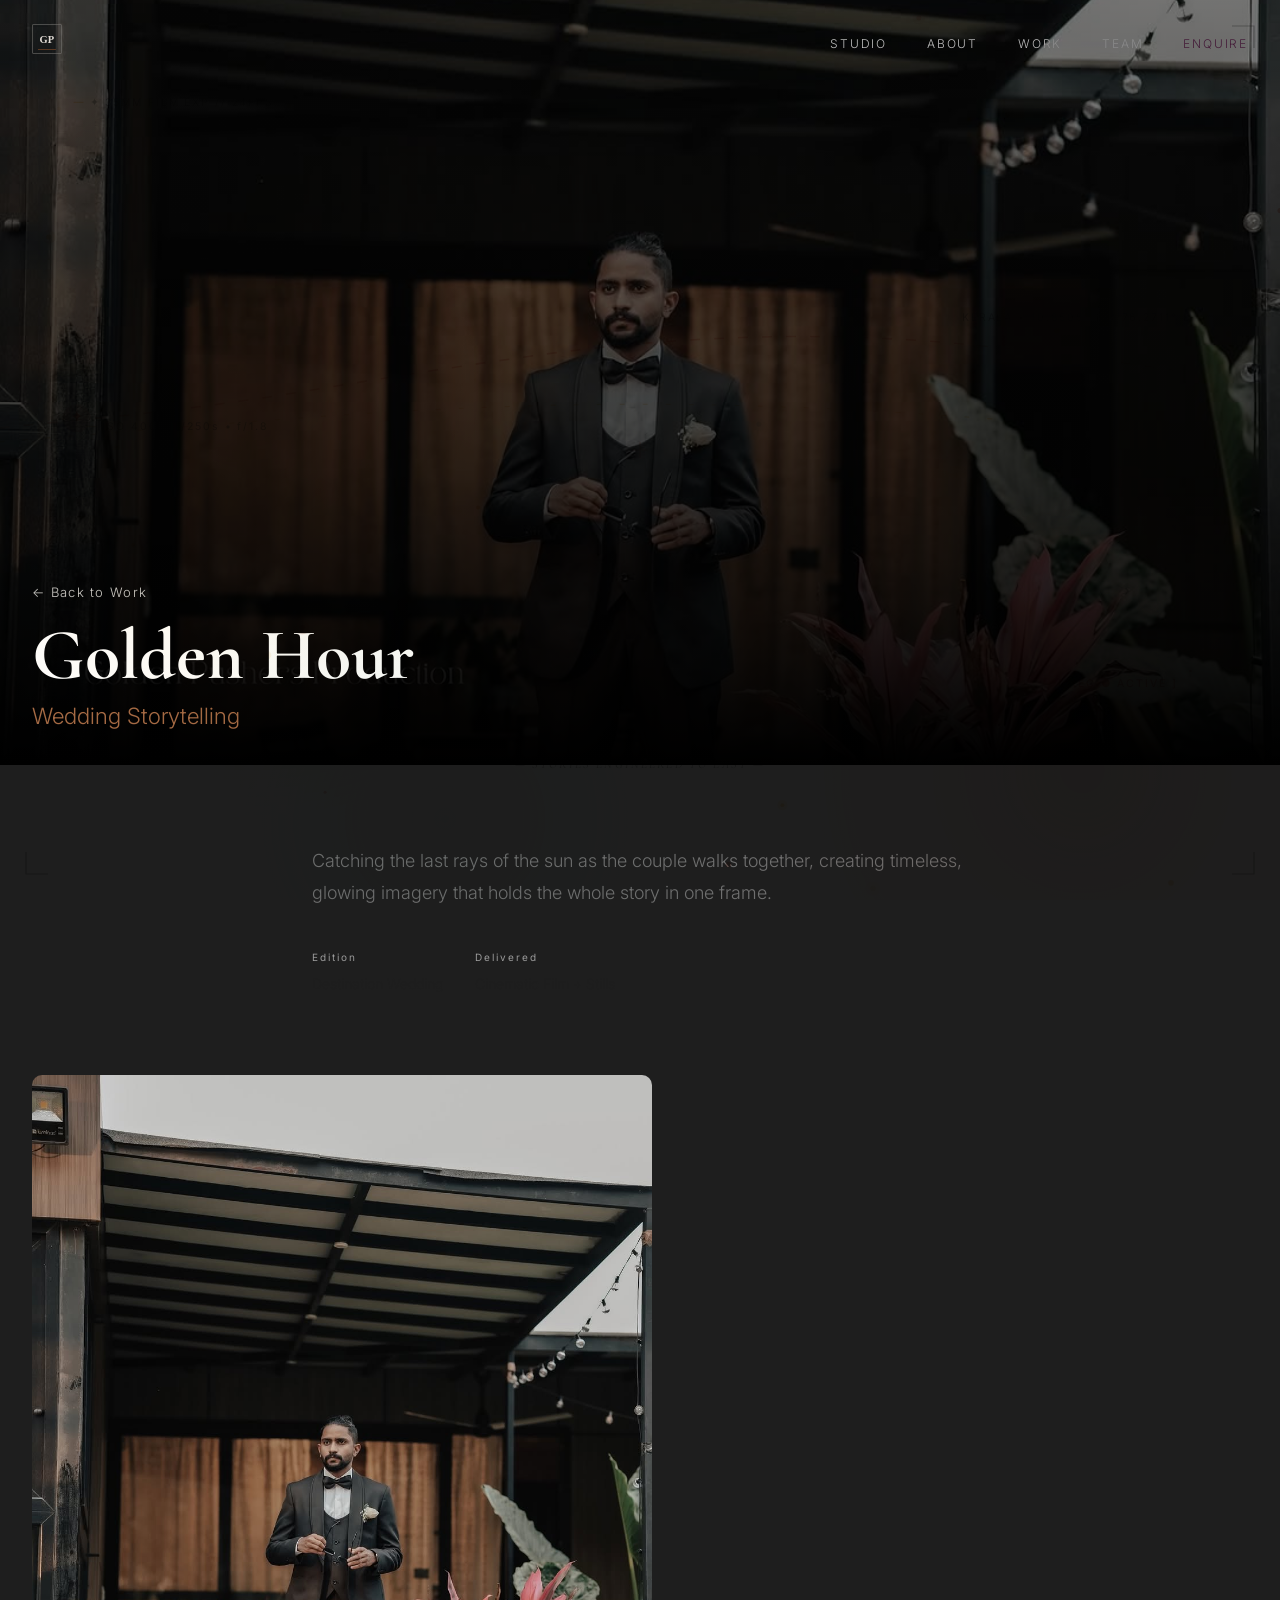
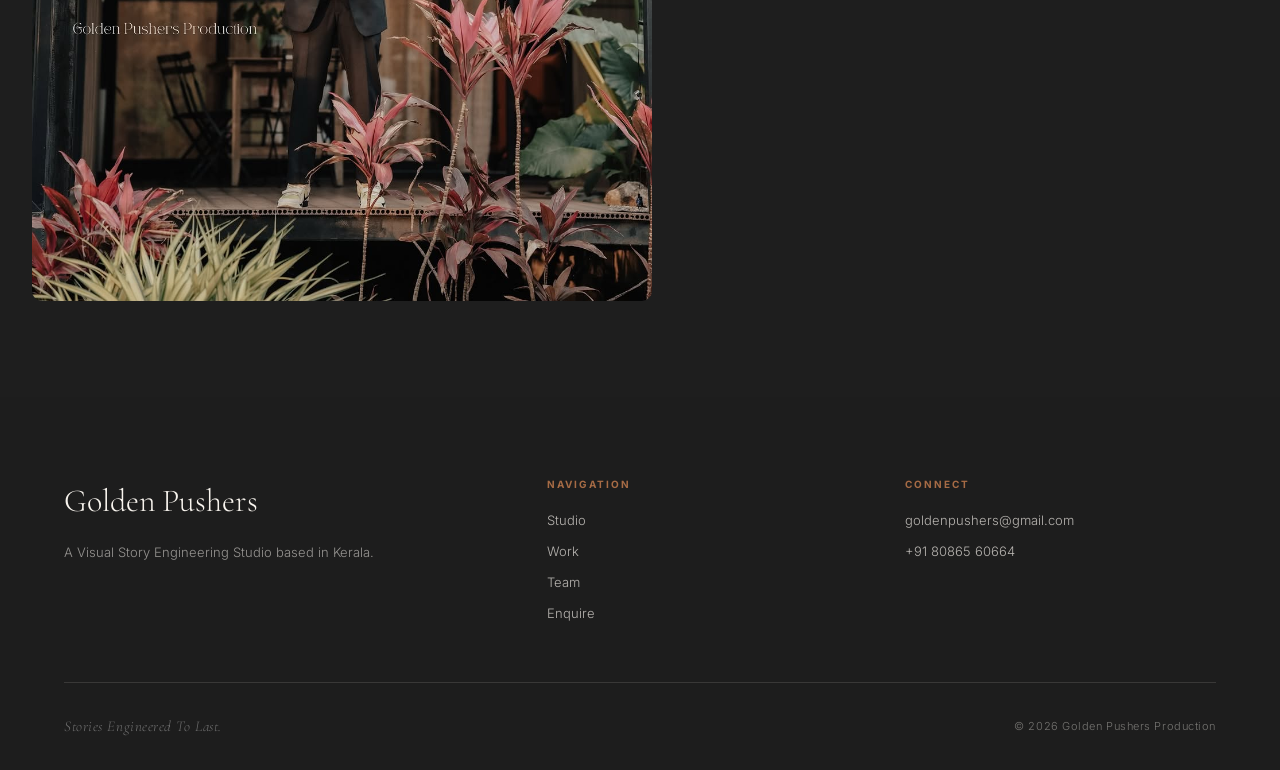
<file: work-golden-hour.html>
<!DOCTYPE html>
<html lang="en">
<head>
<meta charset="UTF-8">
<meta name="viewport" content="width=device-width, initial-scale=1.0">
<title>Golden Hour | Golden Pushers Production</title>
<meta name="description" content="The perfect light, right on time.">
<link rel="icon" href="assets/favicon.ico">
<link rel="stylesheet" href="css/base.css">
<link rel="stylesheet" href="css/layout.css">
<link rel="stylesheet" href="css/home.css">
<link rel="stylesheet" href="css/pages.css">
</head>
<body>
<canvas id="studio-bg-canvas" class="studio-bg-canvas" aria-hidden="true"></canvas>

<nav class="navbar" style="background:transparent;">
  <a href="index.html" class="navbar-logo" aria-label="Golden Pushers Production — home">
    <svg width="30" height="30" viewBox="0 0 40 40" fill="none" xmlns="http://www.w3.org/2000/svg">
      <rect x="1" y="1" width="38" height="38" stroke="#F8F4EE" stroke-width="0.75" opacity="0.5"/>
      <text x="50%" y="54%" dominant-baseline="middle" text-anchor="middle" fill="#F8F4EE" style="font-family:serif;font-size:14px;font-weight:600;">GP</text>
      <line x1="8" y1="34" x2="32" y2="34" stroke="#A66B45" stroke-width="0.75"/>
    </svg>
  </a>
  <div class="navbar-links">
    <a href="index.html#ethos" style="color:#fff;">Studio</a>
    <a href="about.html" style="color:#fff;">About</a>
    <a href="work.html" style="color:#fff;">Work</a>
    <a href="team.html" style="color:#fff;">Team</a>
    <a href="contact.html" style="color:#A66B45;">Enquire</a>
  </div>
  <button class="navbar-toggle" aria-label="Toggle menu" aria-expanded="false" aria-controls="mobile-drawer">
    <span></span><span></span><span></span>
  </button>
</nav>
<div class="mobile-drawer" id="mobile-drawer">
  <a href="index.html#ethos">Studio</a><a href="about.html">About</a><a href="work.html">Work</a><a href="team.html">Team</a><a href="contact.html">Enquire</a>
</div>

<main>
  <div class="work-detail-hero">
    <img src="assets/work/ig-5.jpg" alt="Golden Hour">
    <div class="work-detail-caption">
      <a href="work.html" class="back">← Back to Work</a>
      <h1>Golden Hour</h1>
      <p class="meta">Wedding Storytelling</p>
    </div>
  </div>

  <div class="work-detail-body">
    <p>Catching the last rays of the sun as the couple walks together, creating timeless, glowing imagery that holds the whole story in one frame.</p>
    <div style="margin-top:2.5rem;display:flex;gap:2rem;flex-wrap:wrap;">
      <div><span class="label-editorial" style="display:block;margin-bottom:0.4rem;">Edition</span><span style="font-size:14px;color:#1E1E1E;">Destination Wedding</span></div>
      <div><span class="label-editorial" style="display:block;margin-bottom:0.4rem;">Delivered</span><span style="font-size:14px;color:#1E1E1E;">Cinematic Film + Stills</span></div>
    </div>
  </div>

  <div class="work-detail-strip">
    <img src="assets/work/ig-5.jpg" alt="Golden Hour — detail">
  </div>
</main>

<footer class="site-footer">
  <div class="footer-inner">
    <div class="footer-top">
      <div><div class="footer-brand">Golden Pushers</div><p class="footer-tagline">A Visual Story Engineering Studio based in Kerala.</p></div>
      <div class="footer-col"><h4>Navigation</h4><a href="index.html#ethos">Studio</a><a href="work.html">Work</a><a href="team.html">Team</a><a href="contact.html">Enquire</a></div>
      <div class="footer-col"><h4>Connect</h4><a href="mailto:goldenpushers@gmail.com">goldenpushers@gmail.com</a><a href="tel:+918086560664">+91 80865 60664</a></div>
    </div>
    <div class="footer-bottom"><p style="font-family:var(--font-display);font-style:italic;font-size:15px;color:#6F6F6F;">Stories Engineered To Last.</p><span>© 2026 Golden Pushers Production</span></div>
  </div>
</footer>

<script src="js/background-animation.js"></script>
<script src="js/main.js"></script>
</body>
</html>
</file>
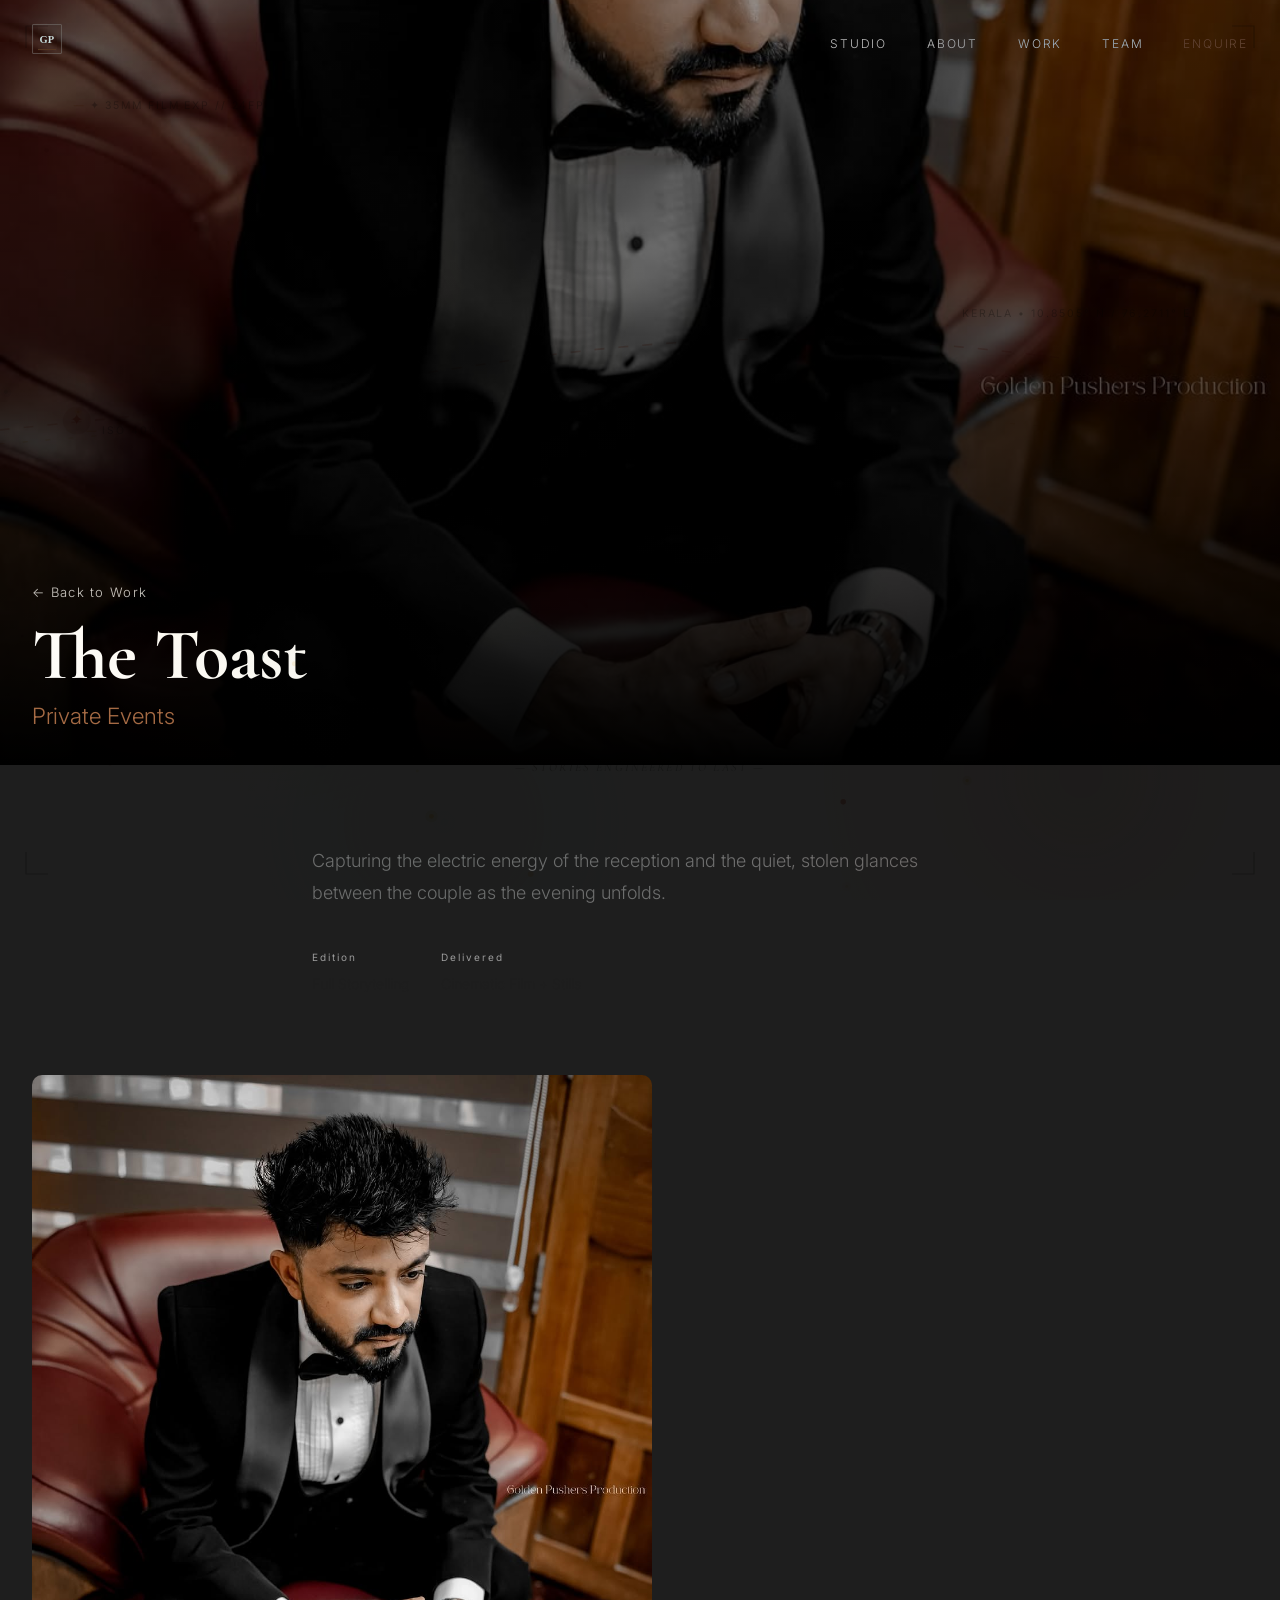
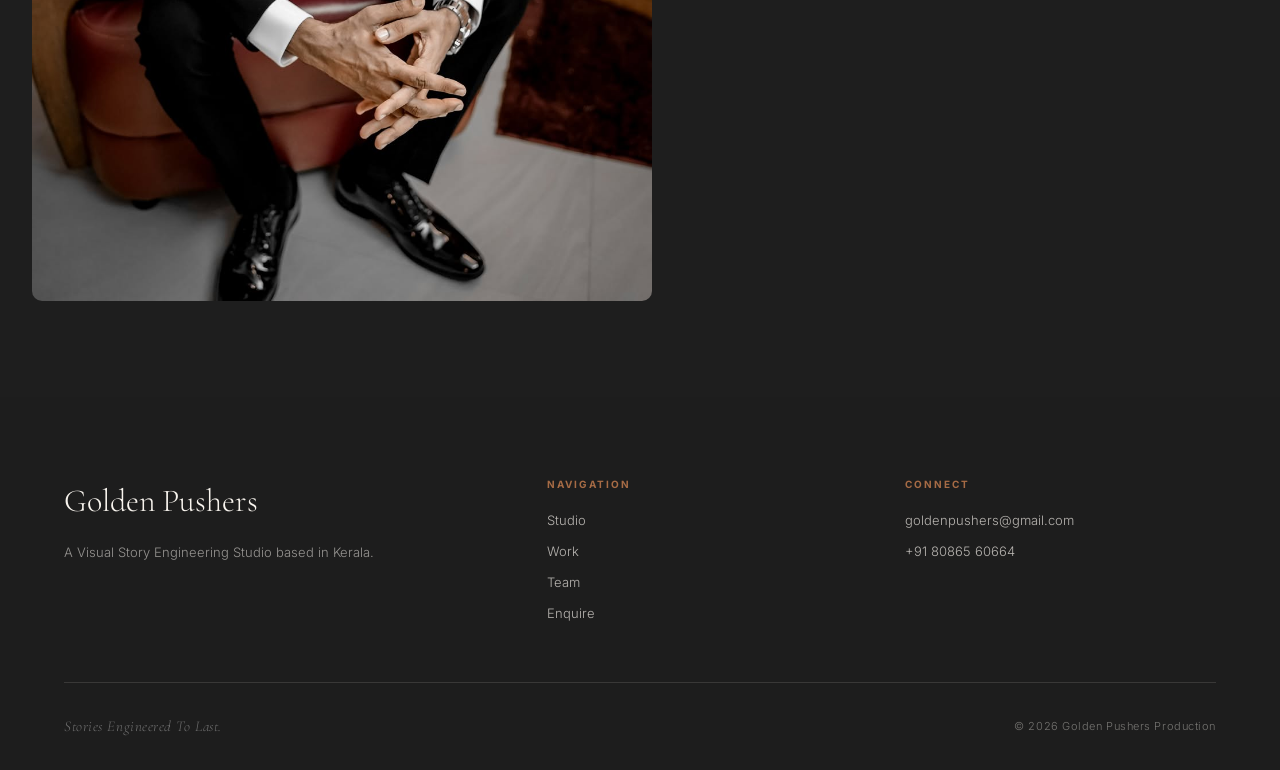
<file: work-lakeside-toast.html>
<!DOCTYPE html>
<html lang="en">
<head>
<meta charset="UTF-8">
<meta name="viewport" content="width=device-width, initial-scale=1.0">
<title>The Toast | Golden Pushers Production</title>
<meta name="description" content="The celebration after the vows.">
<link rel="icon" href="assets/favicon.ico">
<link rel="stylesheet" href="css/base.css">
<link rel="stylesheet" href="css/layout.css">
<link rel="stylesheet" href="css/home.css">
<link rel="stylesheet" href="css/pages.css">
</head>
<body>
<canvas id="studio-bg-canvas" class="studio-bg-canvas" aria-hidden="true"></canvas>

<nav class="navbar" style="background:transparent;">
  <a href="index.html" class="navbar-logo" aria-label="Golden Pushers Production — home">
    <svg width="30" height="30" viewBox="0 0 40 40" fill="none" xmlns="http://www.w3.org/2000/svg">
      <rect x="1" y="1" width="38" height="38" stroke="#F8F4EE" stroke-width="0.75" opacity="0.5"/>
      <text x="50%" y="54%" dominant-baseline="middle" text-anchor="middle" fill="#F8F4EE" style="font-family:serif;font-size:14px;font-weight:600;">GP</text>
      <line x1="8" y1="34" x2="32" y2="34" stroke="#A66B45" stroke-width="0.75"/>
    </svg>
  </a>
  <div class="navbar-links">
    <a href="index.html#ethos" style="color:#fff;">Studio</a>
    <a href="about.html" style="color:#fff;">About</a>
    <a href="work.html" style="color:#fff;">Work</a>
    <a href="team.html" style="color:#fff;">Team</a>
    <a href="contact.html" style="color:#A66B45;">Enquire</a>
  </div>
  <button class="navbar-toggle" aria-label="Toggle menu" aria-expanded="false" aria-controls="mobile-drawer">
    <span></span><span></span><span></span>
  </button>
</nav>
<div class="mobile-drawer" id="mobile-drawer">
  <a href="index.html#ethos">Studio</a><a href="about.html">About</a><a href="work.html">Work</a><a href="team.html">Team</a><a href="contact.html">Enquire</a>
</div>

<main>
  <div class="work-detail-hero">
    <img src="assets/work/ig-2.jpg" alt="The Toast">
    <div class="work-detail-caption">
      <a href="work.html" class="back">← Back to Work</a>
      <h1>The Toast</h1>
      <p class="meta">Private Events</p>
    </div>
  </div>

  <div class="work-detail-body">
    <p>Capturing the electric energy of the reception and the quiet, stolen glances between the couple as the evening unfolds.</p>
    <div style="margin-top:2.5rem;display:flex;gap:2rem;flex-wrap:wrap;">
      <div><span class="label-editorial" style="display:block;margin-bottom:0.4rem;">Edition</span><span style="font-size:14px;color:#1E1E1E;">Full Storytelling</span></div>
      <div><span class="label-editorial" style="display:block;margin-bottom:0.4rem;">Delivered</span><span style="font-size:14px;color:#1E1E1E;">Cinematic Film + Stills</span></div>
    </div>
  </div>

  <div class="work-detail-strip">
    <img src="assets/work/ig-2.jpg" alt="The Toast — detail">
  </div>
</main>

<footer class="site-footer">
  <div class="footer-inner">
    <div class="footer-top">
      <div><div class="footer-brand">Golden Pushers</div><p class="footer-tagline">A Visual Story Engineering Studio based in Kerala.</p></div>
      <div class="footer-col"><h4>Navigation</h4><a href="index.html#ethos">Studio</a><a href="work.html">Work</a><a href="team.html">Team</a><a href="contact.html">Enquire</a></div>
      <div class="footer-col"><h4>Connect</h4><a href="mailto:goldenpushers@gmail.com">goldenpushers@gmail.com</a><a href="tel:+918086560664">+91 80865 60664</a></div>
    </div>
    <div class="footer-bottom"><p style="font-family:var(--font-display);font-style:italic;font-size:15px;color:#6F6F6F;">Stories Engineered To Last.</p><span>© 2026 Golden Pushers Production</span></div>
  </div>
</footer>

<script src="js/background-animation.js"></script>
<script src="js/main.js"></script>
</body>
</html>
</file>
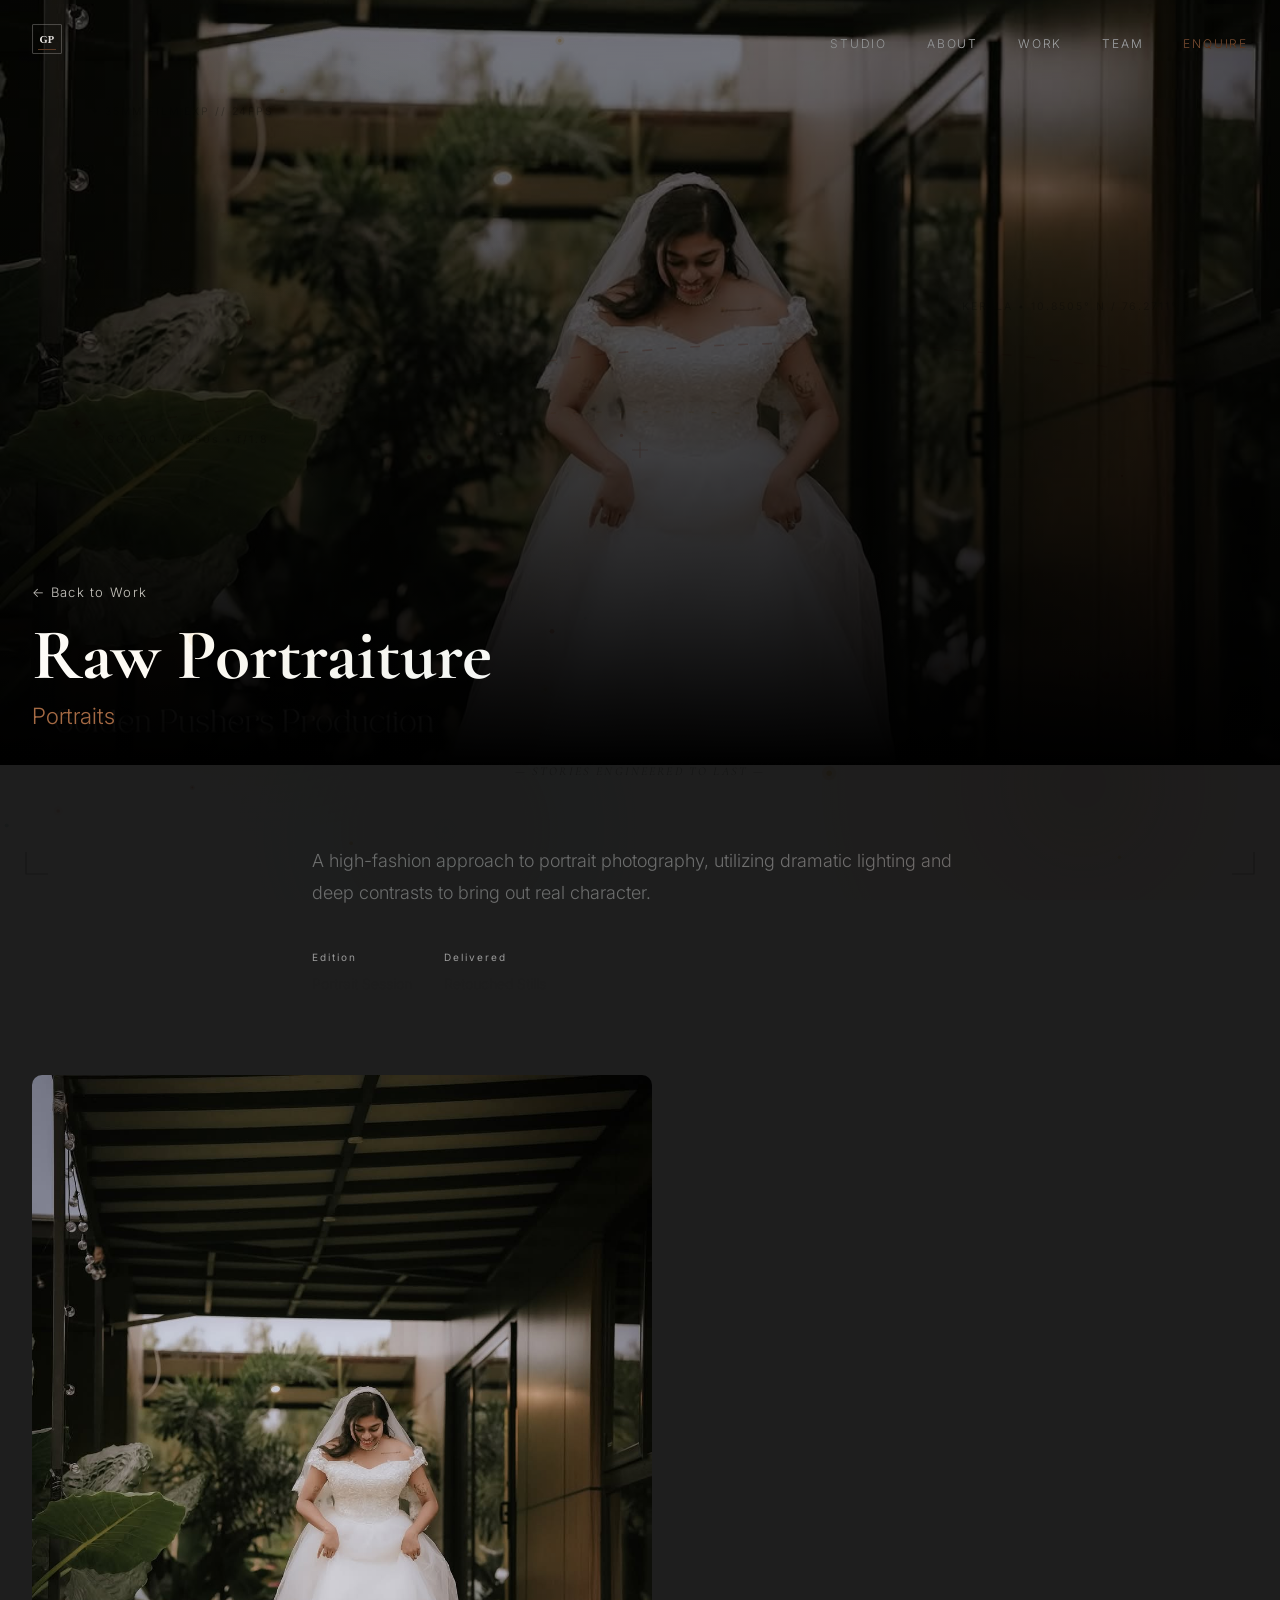
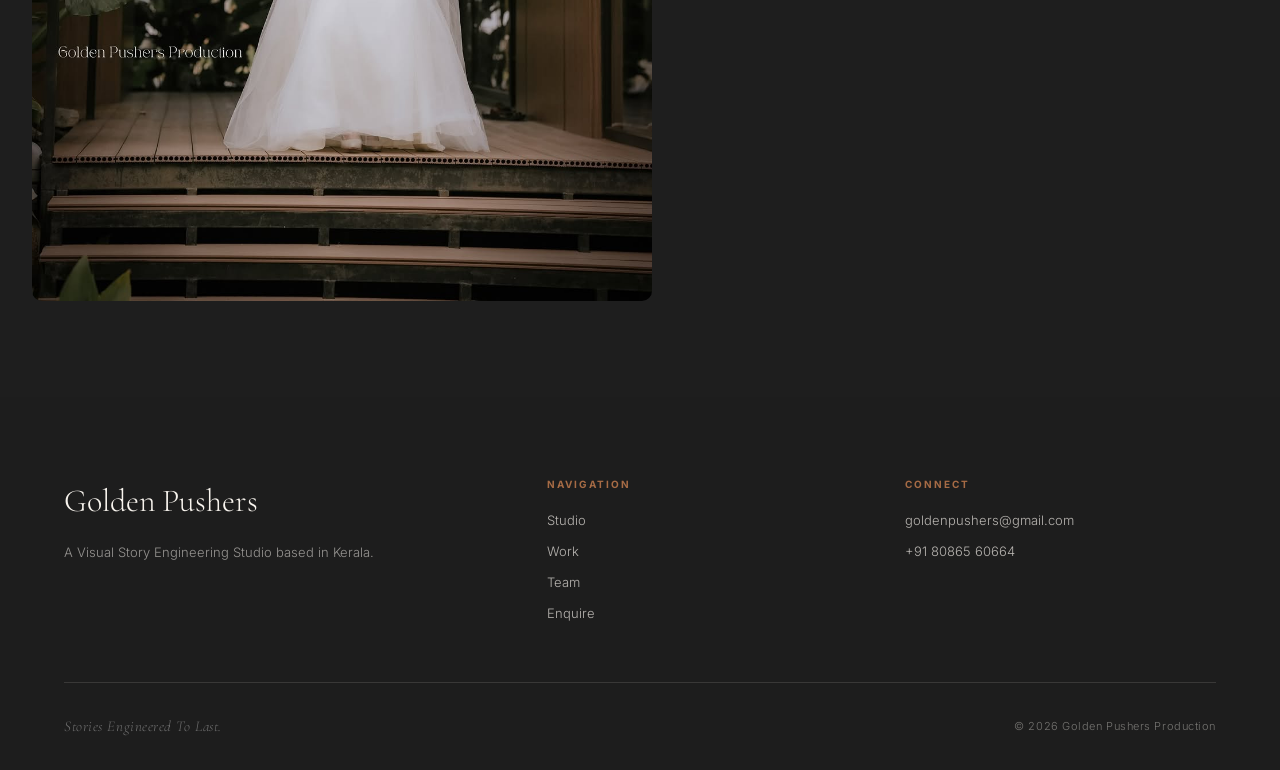
<file: work-raw-portraiture.html>
<!DOCTYPE html>
<html lang="en">
<head>
<meta charset="UTF-8">
<meta name="viewport" content="width=device-width, initial-scale=1.0">
<title>Raw Portraiture | Golden Pushers Production</title>
<meta name="description" content="Studio-lit editorial portraiture.">
<link rel="icon" href="assets/favicon.ico">
<link rel="stylesheet" href="css/base.css">
<link rel="stylesheet" href="css/layout.css">
<link rel="stylesheet" href="css/home.css">
<link rel="stylesheet" href="css/pages.css">
</head>
<body>
<canvas id="studio-bg-canvas" class="studio-bg-canvas" aria-hidden="true"></canvas>

<nav class="navbar" style="background:transparent;">
  <a href="index.html" class="navbar-logo" aria-label="Golden Pushers Production — home">
    <svg width="30" height="30" viewBox="0 0 40 40" fill="none" xmlns="http://www.w3.org/2000/svg">
      <rect x="1" y="1" width="38" height="38" stroke="#F8F4EE" stroke-width="0.75" opacity="0.5"/>
      <text x="50%" y="54%" dominant-baseline="middle" text-anchor="middle" fill="#F8F4EE" style="font-family:serif;font-size:14px;font-weight:600;">GP</text>
      <line x1="8" y1="34" x2="32" y2="34" stroke="#A66B45" stroke-width="0.75"/>
    </svg>
  </a>
  <div class="navbar-links">
    <a href="index.html#ethos" style="color:#fff;">Studio</a>
    <a href="about.html" style="color:#fff;">About</a>
    <a href="work.html" style="color:#fff;">Work</a>
    <a href="team.html" style="color:#fff;">Team</a>
    <a href="contact.html" style="color:#A66B45;">Enquire</a>
  </div>
  <button class="navbar-toggle" aria-label="Toggle menu" aria-expanded="false" aria-controls="mobile-drawer">
    <span></span><span></span><span></span>
  </button>
</nav>
<div class="mobile-drawer" id="mobile-drawer">
  <a href="index.html#ethos">Studio</a><a href="about.html">About</a><a href="work.html">Work</a><a href="team.html">Team</a><a href="contact.html">Enquire</a>
</div>

<main>
  <div class="work-detail-hero">
    <img src="assets/work/ig-3.jpg" alt="Raw Portraiture">
    <div class="work-detail-caption">
      <a href="work.html" class="back">← Back to Work</a>
      <h1>Raw Portraiture</h1>
      <p class="meta">Portraits</p>
    </div>
  </div>

  <div class="work-detail-body">
    <p>A high-fashion approach to portrait photography, utilizing dramatic lighting and deep contrasts to bring out real character.</p>
    <div style="margin-top:2.5rem;display:flex;gap:2rem;flex-wrap:wrap;">
      <div><span class="label-editorial" style="display:block;margin-bottom:0.4rem;">Edition</span><span style="font-size:14px;color:#1E1E1E;">Portrait Session</span></div>
      <div><span class="label-editorial" style="display:block;margin-bottom:0.4rem;">Delivered</span><span style="font-size:14px;color:#1E1E1E;">Retouched Stills</span></div>
    </div>
  </div>

  <div class="work-detail-strip">
    <img src="assets/work/ig-3.jpg" alt="Raw Portraiture — detail">
  </div>
</main>

<footer class="site-footer">
  <div class="footer-inner">
    <div class="footer-top">
      <div><div class="footer-brand">Golden Pushers</div><p class="footer-tagline">A Visual Story Engineering Studio based in Kerala.</p></div>
      <div class="footer-col"><h4>Navigation</h4><a href="index.html#ethos">Studio</a><a href="work.html">Work</a><a href="team.html">Team</a><a href="contact.html">Enquire</a></div>
      <div class="footer-col"><h4>Connect</h4><a href="mailto:goldenpushers@gmail.com">goldenpushers@gmail.com</a><a href="tel:+918086560664">+91 80865 60664</a></div>
    </div>
    <div class="footer-bottom"><p style="font-family:var(--font-display);font-style:italic;font-size:15px;color:#6F6F6F;">Stories Engineered To Last.</p><span>© 2026 Golden Pushers Production</span></div>
  </div>
</footer>

<script src="js/background-animation.js"></script>
<script src="js/main.js"></script>
</body>
</html>
</file>
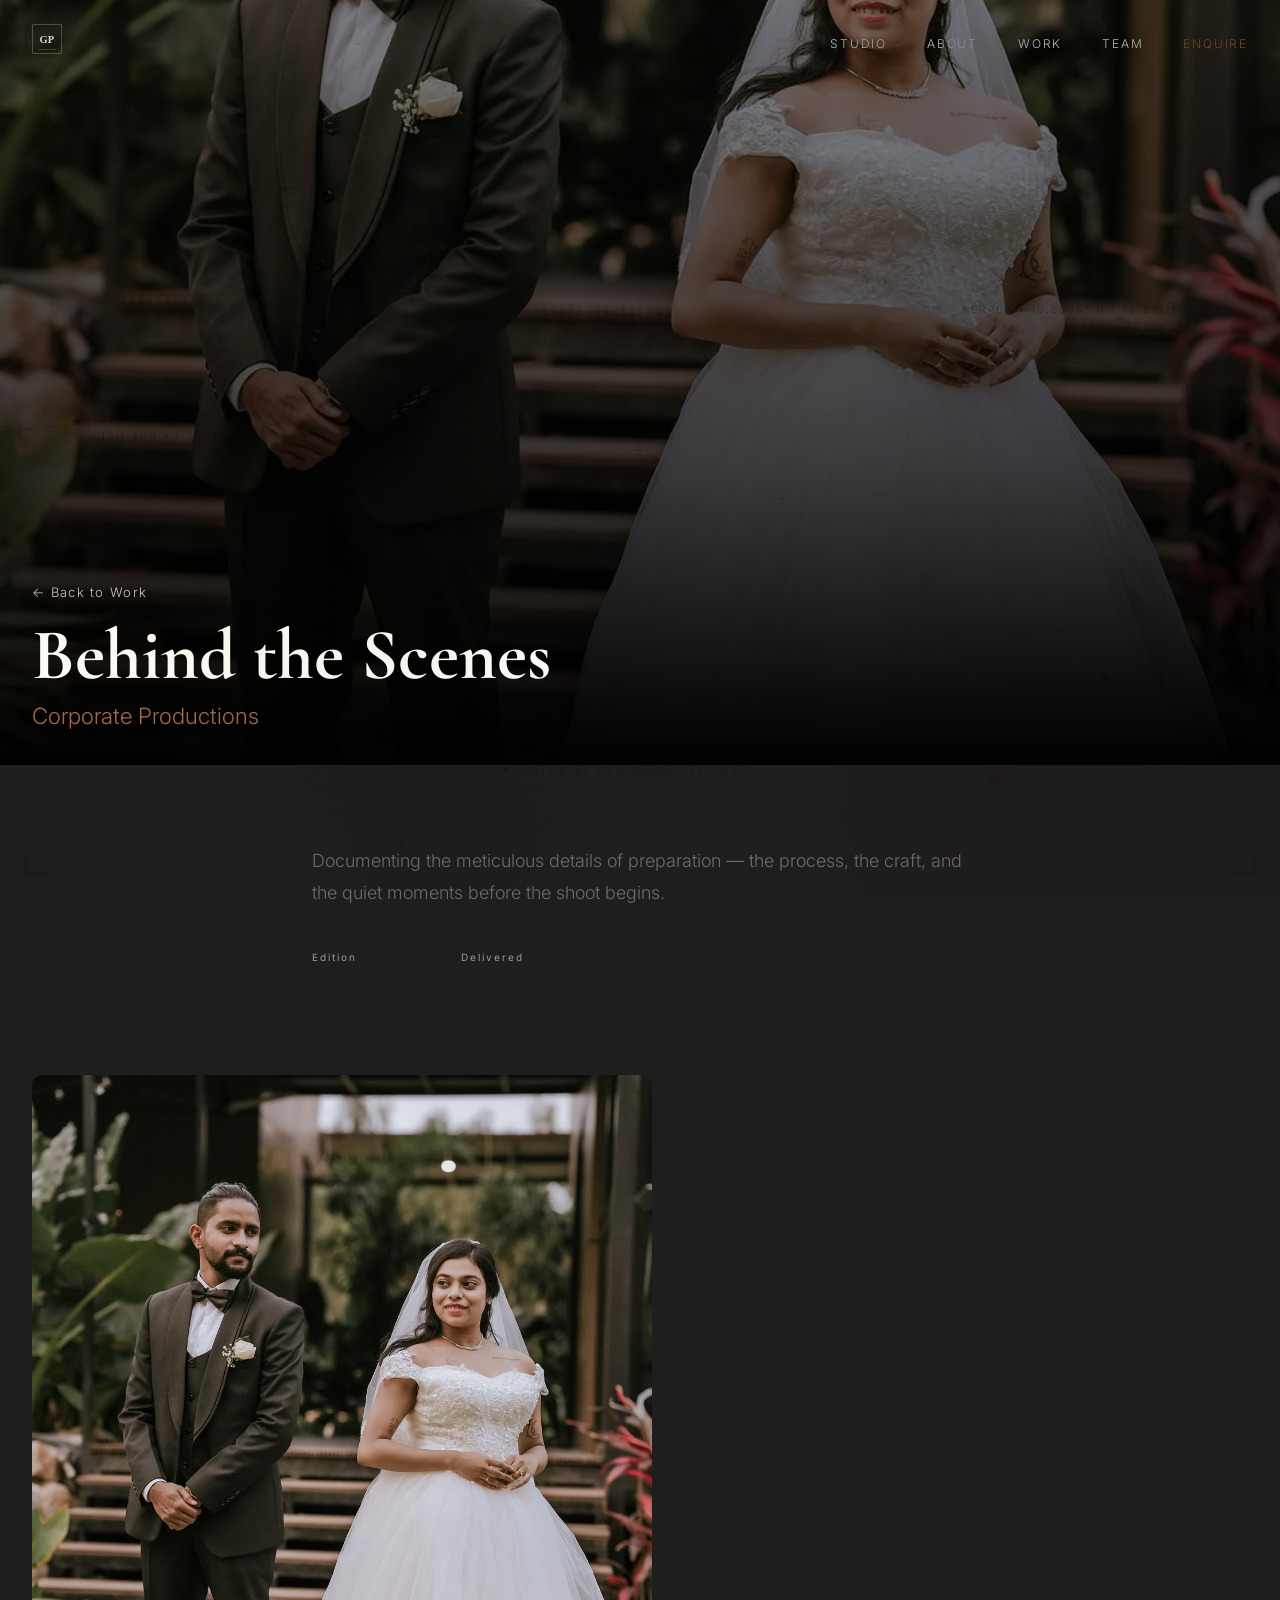
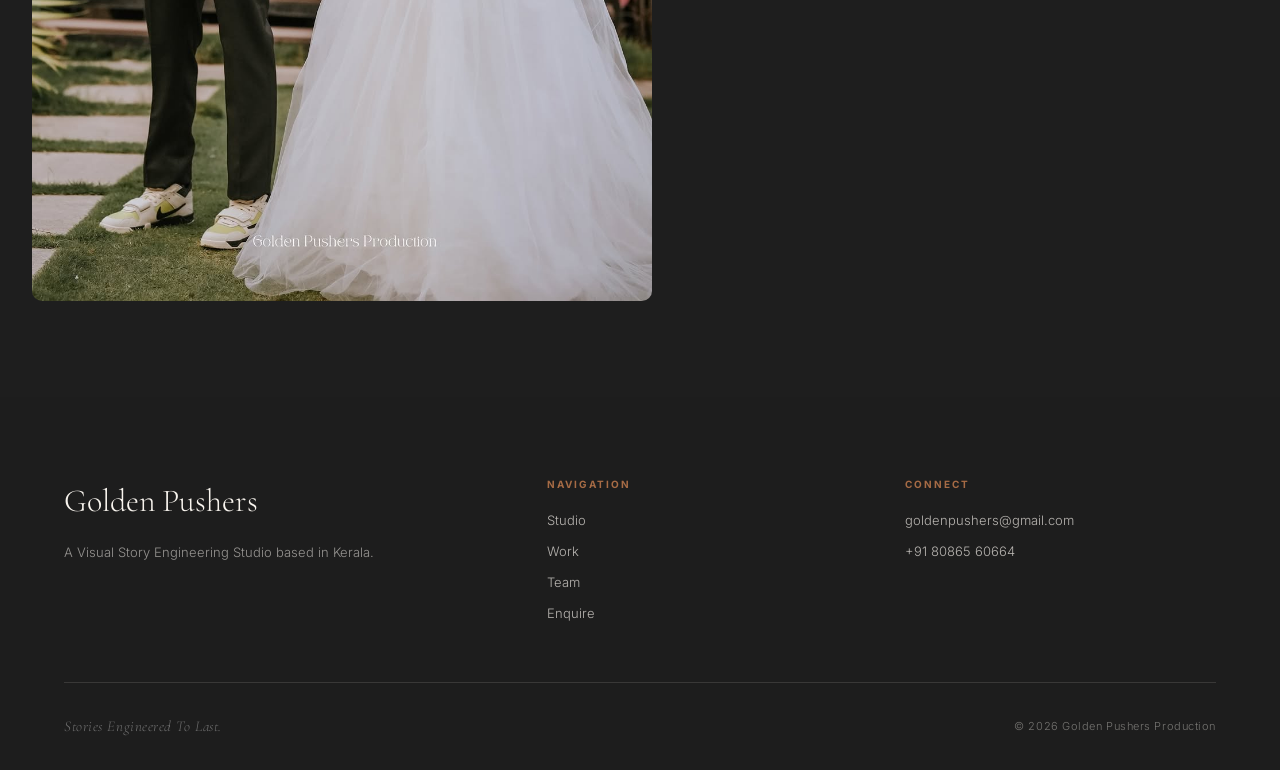
<file: work-the-fittings.html>
<!DOCTYPE html>
<html lang="en">
<head>
<meta charset="UTF-8">
<meta name="viewport" content="width=device-width, initial-scale=1.0">
<title>Behind the Scenes | Golden Pushers Production</title>
<meta name="description" content="Behind the scenes of the preparation.">
<link rel="icon" href="assets/favicon.ico">
<link rel="stylesheet" href="css/base.css">
<link rel="stylesheet" href="css/layout.css">
<link rel="stylesheet" href="css/home.css">
<link rel="stylesheet" href="css/pages.css">
</head>
<body>
<canvas id="studio-bg-canvas" class="studio-bg-canvas" aria-hidden="true"></canvas>

<nav class="navbar" style="background:transparent;">
  <a href="index.html" class="navbar-logo" aria-label="Golden Pushers Production — home">
    <svg width="30" height="30" viewBox="0 0 40 40" fill="none" xmlns="http://www.w3.org/2000/svg">
      <rect x="1" y="1" width="38" height="38" stroke="#F8F4EE" stroke-width="0.75" opacity="0.5"/>
      <text x="50%" y="54%" dominant-baseline="middle" text-anchor="middle" fill="#F8F4EE" style="font-family:serif;font-size:14px;font-weight:600;">GP</text>
      <line x1="8" y1="34" x2="32" y2="34" stroke="#A66B45" stroke-width="0.75"/>
    </svg>
  </a>
  <div class="navbar-links">
    <a href="index.html#ethos" style="color:#fff;">Studio</a>
    <a href="about.html" style="color:#fff;">About</a>
    <a href="work.html" style="color:#fff;">Work</a>
    <a href="team.html" style="color:#fff;">Team</a>
    <a href="contact.html" style="color:#A66B45;">Enquire</a>
  </div>
  <button class="navbar-toggle" aria-label="Toggle menu" aria-expanded="false" aria-controls="mobile-drawer">
    <span></span><span></span><span></span>
  </button>
</nav>
<div class="mobile-drawer" id="mobile-drawer">
  <a href="index.html#ethos">Studio</a><a href="about.html">About</a><a href="work.html">Work</a><a href="team.html">Team</a><a href="contact.html">Enquire</a>
</div>

<main>
  <div class="work-detail-hero">
    <img src="assets/work/ig-4.jpg" alt="Behind the Scenes">
    <div class="work-detail-caption">
      <a href="work.html" class="back">← Back to Work</a>
      <h1>Behind the Scenes</h1>
      <p class="meta">Corporate Productions</p>
    </div>
  </div>

  <div class="work-detail-body">
    <p>Documenting the meticulous details of preparation — the process, the craft, and the quiet moments before the shoot begins.</p>
    <div style="margin-top:2.5rem;display:flex;gap:2rem;flex-wrap:wrap;">
      <div><span class="label-editorial" style="display:block;margin-bottom:0.4rem;">Edition</span><span style="font-size:14px;color:#1E1E1E;">Editorial Coverage</span></div>
      <div><span class="label-editorial" style="display:block;margin-bottom:0.4rem;">Delivered</span><span style="font-size:14px;color:#1E1E1E;">Retouched Stills</span></div>
    </div>
  </div>

  <div class="work-detail-strip">
    <img src="assets/work/ig-4.jpg" alt="Behind the Scenes — detail">
  </div>
</main>

<footer class="site-footer">
  <div class="footer-inner">
    <div class="footer-top">
      <div><div class="footer-brand">Golden Pushers</div><p class="footer-tagline">A Visual Story Engineering Studio based in Kerala.</p></div>
      <div class="footer-col"><h4>Navigation</h4><a href="index.html#ethos">Studio</a><a href="work.html">Work</a><a href="team.html">Team</a><a href="contact.html">Enquire</a></div>
      <div class="footer-col"><h4>Connect</h4><a href="mailto:goldenpushers@gmail.com">goldenpushers@gmail.com</a><a href="tel:+918086560664">+91 80865 60664</a></div>
    </div>
    <div class="footer-bottom"><p style="font-family:var(--font-display);font-style:italic;font-size:15px;color:#6F6F6F;">Stories Engineered To Last.</p><span>© 2026 Golden Pushers Production</span></div>
  </div>
</footer>

<script src="js/background-animation.js"></script>
<script src="js/main.js"></script>
</body>
</html>
</file>
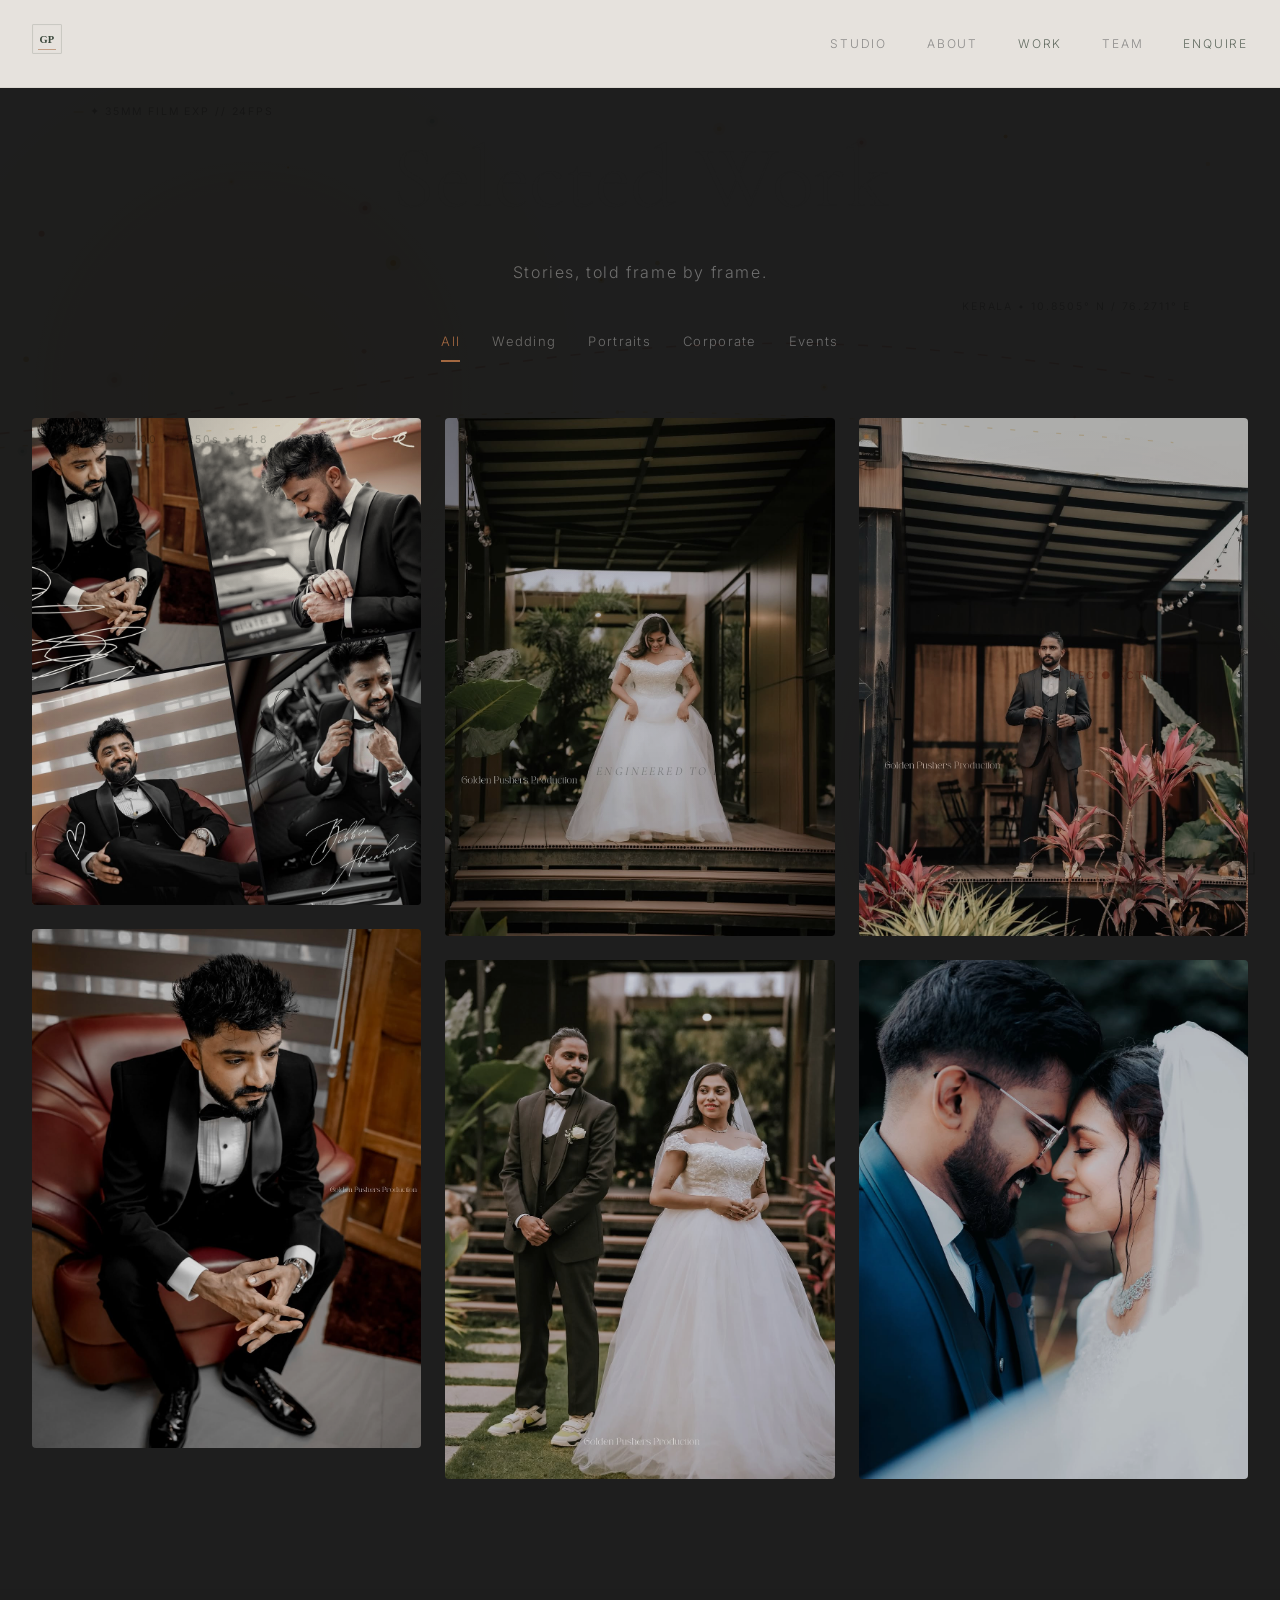
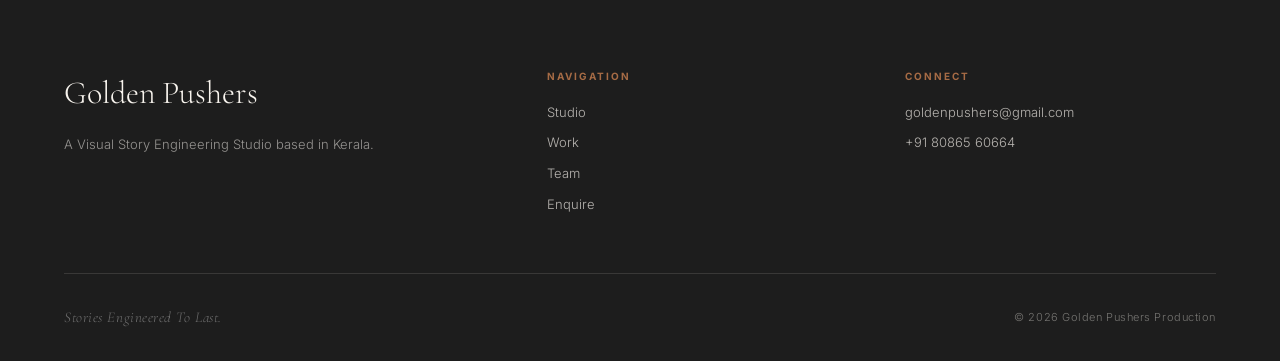
<file: work.html>
<!DOCTYPE html>
<html lang="en">
<head>
<meta charset="UTF-8">
<meta name="viewport" content="width=device-width, initial-scale=1.0">
<title>Work | Golden Pushers Production</title>
<meta name="description" content="Selected work from Golden Pushers Production — wedding storytelling, portraits, and private events.">
<link rel="icon" href="assets/favicon.ico">
<link rel="stylesheet" href="css/base.css">
<link rel="stylesheet" href="css/layout.css">
<link rel="stylesheet" href="css/home.css">
<link rel="stylesheet" href="css/pages.css">
</head>
<body>

<a href="#main" class="skip-link">Skip to content</a>
<div class="scroll-progress"></div>
<canvas id="studio-bg-canvas" class="studio-bg-canvas" aria-hidden="true"></canvas>

<nav class="navbar is-scrolled" style="background:rgba(248,244,238,0.92);backdrop-filter:blur(8px);border-bottom:1px solid rgba(200,194,184,0.4);mix-blend-mode:normal;">
  <a href="index.html" class="navbar-logo" style="color:#39463A;" aria-label="Golden Pushers Production — home">
    <svg width="30" height="30" viewBox="0 0 40 40" fill="none" xmlns="http://www.w3.org/2000/svg">
      <rect x="1" y="1" width="38" height="38" stroke="#39463A" stroke-width="0.75" opacity="0.3"/>
      <text x="50%" y="54%" dominant-baseline="middle" text-anchor="middle" fill="#39463A" style="font-family:serif;font-size:14px;font-weight:600;">GP</text>
      <line x1="8" y1="34" x2="32" y2="34" stroke="#A66B45" stroke-width="0.75"/>
    </svg>
  </a>
  <div class="navbar-links">
    <a href="index.html#ethos" style="color:#6F6F6F;">Studio</a>
    <a href="about.html" style="color:#6F6F6F;">About</a>
    <a href="work.html" style="color:#39463A;">Work</a>
    <a href="team.html" style="color:#6F6F6F;">Team</a>
    <a href="contact.html" style="color:#39463A;">Enquire</a>
  </div>
  <button class="navbar-toggle" aria-label="Toggle menu" aria-expanded="false" aria-controls="mobile-drawer">
    <span style="background:#39463A;"></span><span style="background:#39463A;"></span><span style="background:#39463A;"></span>
  </button>
</nav>

<div class="mobile-drawer" id="mobile-drawer">
  <a href="index.html#ethos">Studio</a>
  <a href="about.html">About</a>
  <a href="work.html">Work</a>
  <a href="team.html">Team</a>
  <a href="contact.html">Enquire</a>
</div>

<main id="main">
  <div class="work-header reveal">
    <h1>Selected Work</h1>
    <p>Stories, told frame by frame.</p>
  </div>

  <div class="work-filters reveal reveal-delay-1" id="work-filters">
    <button class="is-active" data-filter="all">All</button>
    <button data-filter="Wedding Storytelling">Wedding</button>
    <button data-filter="Portraits">Portraits</button>
    <button data-filter="Corporate Productions">Corporate</button>
    <button data-filter="Private Events">Events</button>
  </div>

  <div class="masonry reveal reveal-delay-2" id="masonry-grid">
    <div class="masonry-item" data-category="Wedding Storytelling">
      <a href="work-chateau-vows.html" class="masonry-card">
        <img src="assets/work/ig-1.jpg" alt="Wedding storytelling" loading="lazy">
        <div class="masonry-caption"><span class="tag">Wedding Storytelling</span><h3>The Ceremony</h3><div class="rule"></div><span class="desc">View Project</span></div>
      </a>
    </div>
    <div class="masonry-item" data-category="Private Events">
      <a href="work-lakeside-toast.html" class="masonry-card">
        <img src="assets/work/ig-2.jpg" alt="Reception celebration" loading="lazy">
        <div class="masonry-caption"><span class="tag">Private Events</span><h3>The Toast</h3><div class="rule"></div><span class="desc">View Project</span></div>
      </a>
    </div>
    <div class="masonry-item" data-category="Portraits">
      <a href="work-raw-portraiture.html" class="masonry-card">
        <img src="assets/work/ig-3.jpg" alt="Editorial portraits" loading="lazy">
        <div class="masonry-caption"><span class="tag">Portraits</span><h3>Raw Portraiture</h3><div class="rule"></div><span class="desc">View Project</span></div>
      </a>
    </div>
    <div class="masonry-item" data-category="Corporate Productions">
      <a href="work-the-fittings.html" class="masonry-card">
        <img src="assets/work/ig-4.jpg" alt="Behind the scenes" loading="lazy">
        <div class="masonry-caption"><span class="tag">Corporate Productions</span><h3>Behind the Scenes</h3><div class="rule"></div><span class="desc">View Project</span></div>
      </a>
    </div>
    <div class="masonry-item" data-category="Wedding Storytelling">
      <a href="work-golden-hour.html" class="masonry-card">
        <img src="assets/work/ig-5.jpg" alt="Golden hour wedding" loading="lazy">
        <div class="masonry-caption"><span class="tag">Wedding Storytelling</span><h3>Golden Hour</h3><div class="rule"></div><span class="desc">View Project</span></div>
      </a>
    </div>
    <div class="masonry-item" data-category="Private Events">
      <a href="work-candid-joy.html" class="masonry-card">
        <img src="assets/work/ig-6.jpg" alt="Candid celebration" loading="lazy">
        <div class="masonry-caption"><span class="tag">Private Events</span><h3>Candid Joy</h3><div class="rule"></div><span class="desc">View Project</span></div>
      </a>
    </div>
  </div>
</main>

<footer class="site-footer" style="margin-top:6rem;">
  <div class="footer-inner">
    <div class="footer-top">
      <div><div class="footer-brand">Golden Pushers</div><p class="footer-tagline">A Visual Story Engineering Studio based in Kerala.</p></div>
      <div class="footer-col"><h4>Navigation</h4><a href="index.html#ethos">Studio</a><a href="work.html">Work</a><a href="team.html">Team</a><a href="contact.html">Enquire</a></div>
      <div class="footer-col"><h4>Connect</h4><a href="mailto:goldenpushers@gmail.com">goldenpushers@gmail.com</a><a href="tel:+918086560664">+91 80865 60664</a></div>
    </div>
    <div class="footer-bottom"><p style="font-family:var(--font-display);font-style:italic;font-size:15px;color:#6F6F6F;">Stories Engineered To Last.</p><span>© 2026 Golden Pushers Production</span></div>
  </div>
</footer>

<script src="js/background-animation.js"></script>
<script src="js/main.js"></script>
<script src="js/pages.js"></script>
</body>
</html>
</file>
<file: css/base.css>
/* ============================================================
   GOLDEN PUSHERS PRODUCTION — Base Styles
   Editorial palette: ivory / charcoal / olive / copper
   ============================================================ */

@import url('https://fonts.googleapis.com/css2?family=Cormorant+Garamond:ital,wght@0,300;0,400;0,500;0,600;0,700;1,300;1,400&family=Inter:wght@300;400;500;600&family=Caveat:wght@500;600&display=swap');

:root {
  --color-ivory: #F8F4EE;
  --color-ivory-alt: #F0EAE0;
  --color-charcoal: #1E1E1E;
  --color-charcoal-panel: #1E1E1E;
  --color-text-secondary: #6F6F6F;
  --color-text-muted: #9B9B9B;
  --color-border: #C8C2B8;
  --color-olive: #39463A;
  --color-copper: #A66B45;

  --font-display: 'Cormorant Garamond', serif;
  --font-sans: 'Inter', sans-serif;

  --ease-editorial: cubic-bezier(0.16, 1, 0.3, 1);
  --ease-flow: cubic-bezier(0.22, 0.61, 0.36, 1);  /* slow organic water-like curve */
}

* { margin: 0; padding: 0; box-sizing: border-box; }

html {
  scroll-behavior: smooth;
}

body {
  background: var(--color-ivory);
  color: var(--color-charcoal);
  font-family: var(--font-sans);
  font-weight: 300;
  line-height: 1.5;
  overflow-x: hidden;
  -webkit-font-smoothing: antialiased;
  opacity: 1;
  transition: opacity 0.5s var(--ease-flow), transform 0.5s var(--ease-flow);
}

body.page-is-leaving {
  opacity: 0;
  transform: scale(0.995) translateY(-8px);
}

.studio-bg-canvas {
  position: fixed;
  inset: 0;
  width: 100vw;
  height: 100vh;
  z-index: 90;
  pointer-events: none;
  mix-blend-mode: multiply;
  opacity: 0.95;
  transition: opacity 0.8s var(--ease-flow);
}

.enquire-script,
.font-caveat-script {
  font-family: 'Caveat', cursive !important;
  color: var(--color-copper) !important;
  font-style: normal;
  font-weight: 600;
  letter-spacing: 0.02em;
  display: inline-block;
  transform: rotate(-2deg);
}

#main {
  position: relative;
  z-index: 10;
  background: transparent;
  animation: pageFlowIn 0.8s var(--ease-flow) forwards;
}

@keyframes pageFlowIn {
  from {
    opacity: 0;
    transform: translateY(16px);
    filter: blur(4px);
  }
  to {
    opacity: 1;
    transform: translateY(0);
    filter: blur(0);
  }
}

img { display: block; max-width: 100%; }
a { color: inherit; text-decoration: none; }
button { font: inherit; color: inherit; background: none; border: none; cursor: pointer; }

.max-w {
  max-width: 90vw;
  margin: 0 auto;
}

.max-w-narrow {
  max-width: 760px;
  margin: 0 auto;
  padding: 0 2rem;
}

.font-display { font-family: var(--font-display); }
.font-sans { font-family: var(--font-sans); }

/* Section label rows (eyebrow + rule + counter) */
.label-row {
  display: flex;
  align-items: center;
  gap: 1.5rem;
  margin-bottom: 4rem;
}
.label-olive {
  font-family: var(--font-sans);
  font-size: 11px;
  font-weight: 500;
  letter-spacing: 0.2em;
  text-transform: uppercase;
  color: var(--color-olive);
  white-space: nowrap;
}
.label-rule {
  height: 1px;
  flex: 1;
  background: rgba(200, 194, 184, 0.6);
}
.label-editorial {
  font-family: var(--font-sans);
  font-size: 10px;
  font-weight: 400;
  letter-spacing: 0.2em;
  color: var(--color-text-muted);
  white-space: nowrap;
}
@media (max-width: 768px) {
  .label-editorial { display: none; }
}

/* Reveal-on-scroll utility (progressive enhancement, JS adds .is-visible) */
.reveal {
  opacity: 0;
  transform: translateY(30px);
  filter: blur(4px);
  transition:
    opacity 1.4s var(--ease-flow),
    transform 1.4s var(--ease-flow),
    filter 1.2s var(--ease-flow);
}
.reveal.is-visible {
  opacity: 1;
  transform: translateY(0);
  filter: blur(0);
}
.reveal-delay-1 { transition-delay: 0.15s; }
.reveal-delay-2 { transition-delay: 0.30s; }
.reveal-delay-3 { transition-delay: 0.45s; }

/* Skip link */
.skip-link {
  position: absolute;
  left: -9999px;
  top: 0;
  background: var(--color-olive);
  color: var(--color-ivory);
  padding: 12px 20px;
  z-index: 9999;
  font-size: 13px;
  letter-spacing: 0.1em;
}
.skip-link:focus {
  left: 1rem;
  top: 1rem;
}

/* Focus visibility */
a:focus-visible,
button:focus-visible,
input:focus-visible,
textarea:focus-visible,
select:focus-visible {
  outline: 2px solid var(--color-copper);
  outline-offset: 3px;
}

@media (prefers-reduced-motion: reduce) {
  * { animation-duration: 0.01ms !important; animation-iteration-count: 1 !important; transition-duration: 0.01ms !important; scroll-behavior: auto !important; }
}
</file>
<file: css/layout.css>
/* ============================================================
   NAVBAR
   ============================================================ */
.navbar {
  position: fixed;
  top: 0; left: 0; right: 0;
  z-index: 1000;
  display: flex;
  align-items: center;
  justify-content: space-between;
  padding: 1.5rem 2rem;
  transition: transform 0.4s var(--ease-editorial), background 0.4s ease, padding 0.4s ease;
  mix-blend-mode: difference;
}
.navbar.is-hidden { transform: translateY(-100%); }
.navbar.is-scrolled {
  padding: 1rem 2rem;
}

.navbar-logo {
  font-family: var(--font-display);
  font-size: 1.3rem;
  font-weight: 500;
  letter-spacing: 0.02em;
  color: #fff;
}

.navbar-links {
  display: flex;
  gap: 2.5rem;
  list-style: none;
}
.navbar-links a {
  font-size: 12px;
  letter-spacing: 0.15em;
  text-transform: uppercase;
  color: #fff;
  opacity: 0.75;
  transition: opacity 0.3s ease;
  position: relative;
}
.navbar-links a:hover,
.navbar-links a.is-active { opacity: 1; }
.navbar-links a.is-active::after {
  content: '';
  position: absolute;
  bottom: -6px; left: 0; right: 0;
  height: 1px;
  background: currentColor;
}

.navbar-toggle {
  display: none;
  flex-direction: column;
  gap: 5px;
  width: 28px;
  z-index: 1001;
}
.navbar-toggle span {
  height: 1px;
  background: #fff;
  transition: transform 0.3s ease, opacity 0.3s ease;
}
.navbar-toggle[aria-expanded="true"] span:nth-child(1) { transform: translateY(6px) rotate(45deg); }
.navbar-toggle[aria-expanded="true"] span:nth-child(2) { opacity: 0; }
.navbar-toggle[aria-expanded="true"] span:nth-child(3) { transform: translateY(-6px) rotate(-45deg); }

@media (max-width: 860px) {
  .navbar-links { display: none; }
  .navbar-toggle { display: flex; }
}

.mobile-drawer {
  position: fixed;
  inset: 0;
  background: var(--color-charcoal);
  z-index: 999;
  display: flex;
  flex-direction: column;
  align-items: center;
  justify-content: center;
  gap: 2rem;
  clip-path: circle(0% at calc(100% - 40px) 40px);
  transition: clip-path 0.6s var(--ease-editorial);
  visibility: hidden;
}
.mobile-drawer.is-open {
  clip-path: circle(150% at calc(100% - 40px) 40px);
  visibility: visible;
}
.mobile-drawer a {
  font-family: var(--font-display);
  font-size: 2.2rem;
  font-weight: 300;
  color: var(--color-ivory);
}
.mobile-drawer-email {
  margin-top: 2rem;
  font-size: 13px;
  letter-spacing: 0.1em;
  color: var(--color-copper);
}
body.drawer-open { overflow: hidden; }

/* ============================================================
   SCROLL PROGRESS BAR
   ============================================================ */
.scroll-progress {
  position: fixed;
  top: 0; left: 0;
  height: 2px;
  background: var(--color-copper);
  z-index: 1100;
  width: 0%;
  transition: width 0.1s linear;
}

/* ============================================================
   SCENE TRANSITION DIVIDER
   ============================================================ */
.scene-transition {
  display: flex;
  align-items: center;
  gap: 1.5rem;
  padding: 2.5rem 2rem;
  max-width: 90vw;
  margin: 0 auto;
}
.scene-transition .scene-number {
  font-family: var(--font-sans);
  font-size: 11px;
  letter-spacing: 0.25em;
  color: var(--color-copper);
}
.scene-transition .scene-rule {
  flex: 1;
  height: 1px;
  background: rgba(200, 194, 184, 0.4);
}
.scene-transition .scene-label {
  font-family: var(--font-sans);
  font-size: 11px;
  letter-spacing: 0.2em;
  text-transform: uppercase;
  color: var(--color-text-muted);
}

/* ============================================================
   FOOTER
   ============================================================ */
.site-footer {
  background: rgba(30,30,30,0.94);
  backdrop-filter: blur(6px);
  -webkit-backdrop-filter: blur(6px);
  color: var(--color-ivory);
  padding: 5rem 2rem 2rem;
  position: relative;
  z-index: 1;
}
.footer-inner {
  max-width: 90vw;
  margin: 0 auto;
}
.footer-top {
  display: grid;
  grid-template-columns: 1.4fr 1fr 1fr;
  gap: 3rem;
  padding-bottom: 3rem;
  border-bottom: 1px solid rgba(248,244,238,0.12);
}
.footer-brand {
  font-family: var(--font-display);
  font-size: 2rem;
  font-weight: 300;
  margin-bottom: 1rem;
}
.footer-tagline {
  font-size: 13px;
  color: rgba(248,244,238,0.55);
  max-width: 320px;
  line-height: 1.7;
}
.footer-col h4 {
  font-size: 10px;
  letter-spacing: 0.2em;
  text-transform: uppercase;
  color: var(--color-copper);
  margin-bottom: 1.2rem;
}
.footer-col a, .footer-col p {
  display: block;
  font-size: 13px;
  color: rgba(248,244,238,0.7);
  margin-bottom: 0.7rem;
  transition: color 0.3s ease;
}
.footer-col a:hover { color: var(--color-ivory); }
.footer-bottom {
  display: flex;
  justify-content: space-between;
  align-items: center;
  padding-top: 2rem;
  font-size: 11px;
  color: rgba(248,244,238,0.4);
  letter-spacing: 0.05em;
  flex-wrap: wrap;
  gap: 1rem;
}
@media (max-width: 768px) {
  .footer-top { grid-template-columns: 1fr; gap: 2rem; }
}
</file>
<file: css/home.css>
/* ============================================================
   HERO — Scroll-scrubbed image sequence
   ============================================================ */

/* Background is dark charcoal so canvas sits seamlessly */
body { background: var(--color-charcoal); }
.hero {
  position: relative;
  height: 100vh;
  background: transparent;
  z-index: 10;
}
.hero-sticky {
  position: relative;
  top: 0;
  height: 100vh;
  overflow: hidden;
}
/* Canvas is fixed global backdrop at z-index 1 */
.hero-canvas {
  position: fixed;
  inset: 0;
  width: 100vw;
  height: 100vh;
  z-index: 1;
  pointer-events: none;
}
.hero-overlay {
  position: absolute;
  inset: 0;
  display: flex;
  flex-direction: column;
  align-items: center;
  justify-content: center;
  text-align: center;
  pointer-events: none;
  z-index: 12;
  opacity: 0; /* starts at 0 — fades in on initial scroll */
  transition: opacity 0.15s ease-out;
}
.hero-eyebrow {
  font-size: 12px;
  letter-spacing: 0.3em;
  text-transform: uppercase;
  color: rgba(248,244,238,0.7);
  margin-bottom: 1.5rem;
}
.hero-title {
  font-family: var(--font-display);
  font-weight: 300;
  font-size: clamp(48px, 9vw, 130px);
  line-height: 0.95;
  letter-spacing: -0.02em;
  color: #fff;
}
.hero-title em { font-style: italic; color: var(--color-copper); }
.hero-scroll-cue {
  position: absolute;
  bottom: 2.5rem;
  left: 50%;
  transform: translateX(-50%);
  font-size: 10px;
  letter-spacing: 0.25em;
  text-transform: uppercase;
  color: rgba(255,255,255,0.6);
  display: flex;
  flex-direction: column;
  align-items: center;
  gap: 0.6rem;
}
.hero-scroll-cue .line {
  width: 1px;
  height: 32px;
  background: rgba(255,255,255,0.4);
  overflow: hidden;
  position: relative;
}
.hero-scroll-cue .line::after {
  content: '';
  position: absolute;
  top: -100%; left: 0; right: 0;
  height: 100%;
  background: #fff;
  animation: scroll-cue 1.8s ease-in-out infinite;
}
@keyframes scroll-cue { 50% { top: 100%; } 100% { top: 100%; } 0% { top: -100%; } }

/* ---- Shared section-edge gradient bleed (flowing water transitions) ---- */
.proof, .marquee-wrap, .ethos, .craft, .gallery, .architects, .enquire {
  --_bleed-h: 80px;
}
.proof::before, .marquee-wrap::before, .ethos::before,
.craft::before, .gallery::before, .architects::before, .enquire::before {
  content: '';
  position: absolute;
  top: calc(-1 * var(--_bleed-h)); left: 0; right: 0;
  height: var(--_bleed-h);
  background: linear-gradient(to bottom, transparent, var(--_section-bg, rgba(248,244,238,0.88)));
  pointer-events: none;
  z-index: 1;
}
.proof::after, .marquee-wrap::after, .ethos::after,
.craft::after, .gallery::after, .architects::after, .enquire::after {
  content: '';
  position: absolute;
  bottom: calc(-1 * var(--_bleed-h)); left: 0; right: 0;
  height: var(--_bleed-h);
  background: linear-gradient(to top, transparent, var(--_section-bg, rgba(248,244,238,0.88)));
  pointer-events: none;
  z-index: 1;
}

/* ============================================================
   PRODUCTION PROOF (below hero)
   ============================================================ */
.proof {
  --_section-bg: rgba(16, 16, 16, 0.45);
  position: relative;
  z-index: 10;
  background: rgba(16, 16, 16, 0.45);
  backdrop-filter: blur(6px);
  -webkit-backdrop-filter: blur(6px);
  padding: 6.5rem 0;
  color: var(--color-ivory);
}
.proof-wrap {
  max-width: 90vw;
  margin: 0 auto;
}
.proof-eyebrow { display: flex; align-items: center; gap: 1rem; margin-bottom: 1.8rem; }
.proof-eyebrow .rule { width: 40px; height: 1px; background: var(--color-copper); }
.proof-eyebrow span { font-size: 12px; font-weight: 600; text-transform: uppercase; color: var(--color-copper); letter-spacing: 0.15em; }
.proof h2 {
  font-family: var(--font-display);
  font-weight: 300;
  font-size: clamp(38px, 6vw, 80px);
  line-height: 1.05;
  max-width: 900px;
  letter-spacing: -0.01em;
  color: #FFFFFF;
}
.proof-body {
  margin-top: 2rem;
  max-width: 650px;
  font-size: 15px;
  color: rgba(248, 244, 238, 0.85);
  line-height: 1.85;
}
.deliverables { display: flex; flex-wrap: wrap; gap: 0.75rem; margin-top: 2.5rem; max-width: 800px; }
.deliverables span {
  border: 1px solid rgba(255, 255, 255, 0.16);
  background: rgba(255, 255, 255, 0.07);
  backdrop-filter: blur(6px);
  padding: 0.6rem 1.2rem;
  font-size: 12px;
  letter-spacing: 0.05em;
  color: rgba(248, 244, 238, 0.95);
  border-radius: 2px;
  transition: background 0.3s ease, border-color 0.3s ease, color 0.3s ease, transform 0.3s ease;
}
.deliverables span:hover {
  background: var(--color-copper);
  color: var(--color-ivory);
  border-color: var(--color-copper);
  transform: translateY(-2px);
}

/* ============================================================
   MARQUEE
   ============================================================ */
.marquee-wrap {
  --_section-bg: rgba(14, 14, 14, 0.5);
  overflow: hidden; background: rgba(14, 14, 14, 0.5);
  backdrop-filter: blur(6px); -webkit-backdrop-filter: blur(6px);
  padding: 1.5rem 0; position: relative; z-index: 10;
  border-top: 1px solid rgba(255, 255, 255, 0.06);
  border-bottom: 1px solid rgba(255, 255, 255, 0.06);
}
.marquee-track {
  display: flex;
  gap: 3rem;
  white-space: nowrap;
  animation: marquee 30s linear infinite;
  width: max-content;
}
.marquee-track span {
  font-family: var(--font-display);
  font-size: 1.4rem;
  font-style: italic;
  color: rgba(248,244,238,0.65);
}
@keyframes marquee { from { transform: translateX(0); } to { transform: translateX(-50%); } }

/* ============================================================
   ETHOS SECTION
   ============================================================ */
.ethos {
  --_section-bg: rgba(16, 16, 16, 0.45);
  background: rgba(16, 16, 16, 0.45);
  backdrop-filter: blur(6px); -webkit-backdrop-filter: blur(6px);
  padding: 7rem 0; position: relative; z-index: 10;
  color: var(--color-ivory);
}
.ethos-grid {
  max-width: 90vw; margin: 0 auto 6rem;
  display: grid; grid-template-columns: 7fr 5fr; gap: 4rem;
}
.ethos-quote span {
  display: block;
  font-family: var(--font-display);
  font-weight: 300;
  font-size: clamp(22px, 3.5vw, 44px);
  line-height: 1.25;
  letter-spacing: -0.01em;
  color: #FFFFFF;
}
.ethos-quote span:last-child { font-style: italic; color: var(--color-copper); }
.ethos-body {
  align-self: end;
  font-size: 14px;
  color: rgba(248, 244, 238, 0.85);
  line-height: 1.85;
  border-left: 2px solid var(--color-copper);
  padding-left: 1.2rem;
}
.ethos-rule { width: 90vw; max-width: 90vw; margin: 0 auto 5rem; height: 1px; background: rgba(255, 255, 255, 0.12); }
.stats-row {
  max-width: 90vw; margin: 0 auto;
  display: grid; grid-template-columns: repeat(3, 1fr); gap: 1rem;
}
.stat {
  background: rgba(255, 255, 255, 0.05);
  border: 1px solid rgba(255, 255, 255, 0.1);
  backdrop-filter: blur(6px);
  padding: 2.5rem; position: relative;
  border-radius: 4px;
}
.stat .num {
  font-family: var(--font-display); font-weight: 300;
  font-size: clamp(48px, 6vw, 80px); line-height: 1; letter-spacing: -0.02em;
  color: #FFFFFF;
}
.stat .num small { color: var(--color-copper); }
.stat h4 { font-size: 11px; letter-spacing: 0.2em; text-transform: uppercase; color: var(--color-copper); margin-top: 1rem; }
.stat p { font-size: 12px; color: rgba(248, 244, 238, 0.7); margin-top: 0.3rem; }
@media (max-width: 900px) {
  .ethos-grid, .stats-row { grid-template-columns: 1fr; }
}

/* ============================================================
   CRAFT / SERVICES SECTION
   ============================================================ */
.craft {
  --_section-bg: rgba(16, 16, 16, 0.45);
  background: rgba(16, 16, 16, 0.45);
  backdrop-filter: blur(6px); -webkit-backdrop-filter: blur(6px);
  padding: 6rem 0; position: relative; z-index: 10;
  color: var(--color-ivory);
}
.craft-head {
  max-width: 90vw; margin: 0 auto 5rem;
  display: flex; justify-content: space-between; align-items: flex-end; gap: 1.5rem; flex-wrap: wrap;
}
.craft-head h2 {
  font-family: var(--font-display); font-weight: 300;
  font-size: clamp(40px, 8vw, 100px); line-height: 0.9; letter-spacing: -0.02em;
  color: #FFFFFF;
}
.craft-head h2 em { font-style: italic; color: var(--color-copper); }
.craft-head p { font-size: 13px; color: rgba(248, 244, 238, 0.8); max-width: 320px; }
.craft-panel {
  max-width: 90vw; margin: 0 auto;
  display: grid; grid-template-columns: 1fr 2fr;
  border: 1px solid rgba(255, 255, 255, 0.12);
  background: rgba(20, 20, 20, 0.65);
  backdrop-filter: blur(8px);
  border-radius: 4px;
}
.craft-list { border-right: 1px solid rgba(255, 255, 255, 0.1); }
.craft-list button {
  width: 100%; display: flex; align-items: center; justify-content: space-between;
  padding: 1.2rem 2rem; border-bottom: 1px solid rgba(255, 255, 255, 0.08);
  text-align: left; transition: background 0.3s ease;
  color: rgba(248, 244, 238, 0.85);
}
.craft-list button:hover { background: rgba(255, 255, 255, 0.06); color: #fff; }
.craft-list button.is-active { background: var(--color-copper); }
.craft-list button.is-active .svc-title { color: #fff; }
.craft-list .svc-id { font-size: 9px; letter-spacing: 0.25em; color: rgba(248, 244, 238, 0.5); margin-right: 1rem; }
.craft-list button.is-active .svc-id { color: rgba(255, 255, 255, 0.7); }
.craft-list .svc-title { font-family: var(--font-display); font-size: clamp(14px,1.5vw,18px); }
.craft-detail { position: relative; min-height: 420px; }
.craft-detail-inner { display: flex; height: 100%; }
.craft-detail-image { position: relative; width: 45%; flex-shrink: 0; overflow: hidden; }
.craft-detail-image img { width: 100%; height: 100%; object-fit: cover; }
.craft-detail-content { flex: 1; padding: 2.5rem; display: flex; flex-direction: column; justify-content: space-between; }
.craft-detail-content .sub { font-size: 9px; letter-spacing: 0.3em; text-transform: uppercase; color: var(--color-copper); }
.craft-detail-content h3 { font-family: var(--font-display); font-weight: 300; font-size: clamp(24px,3vw,38px); margin: 0.6rem 0 1rem; color: #fff; }
.craft-detail-content .desc { font-size: 13px; color: rgba(248, 244, 238, 0.8); line-height: 1.8; margin-bottom: 1.5rem; }
.craft-items { display: grid; grid-template-columns: 1fr 1fr; gap: 0.7rem; }
.craft-items div { display: flex; gap: 0.6rem; font-size: 12px; color: rgba(248, 244, 238, 0.85); align-items: flex-start; }
.craft-items div::before { content: ''; width: 2px; height: 14px; background: var(--color-copper); margin-top: 2px; flex-shrink: 0; }
.craft-progress { margin-top: 2rem; display: flex; align-items: center; gap: 1rem; }
.craft-progress .track { flex: 1; height: 1px; background: rgba(255, 255, 255, 0.15); }
.craft-progress .fill { height: 100%; background: var(--color-copper); transition: width 0.4s var(--ease-editorial); }
.craft-progress span { font-size: 9px; letter-spacing: 0.25em; color: rgba(248, 244, 238, 0.5); }
@media (max-width: 860px) {
  .craft-panel { grid-template-columns: 1fr; }
  .craft-detail-inner { flex-direction: column; }
  .craft-detail-image { width: 100%; aspect-ratio: 4/3; }
}

/* ============================================================
   GALLERY (WORK PREVIEW)
   ============================================================ */
.gallery {
  --_section-bg: rgba(14, 14, 14, 0.4);
  background: rgba(14, 14, 14, 0.4);
  backdrop-filter: blur(6px); -webkit-backdrop-filter: blur(6px);
  padding: 6rem 0; color: var(--color-ivory); position: relative; z-index: 10;
}
.gallery-head { max-width: 90vw; margin: 0 auto 4rem; }
.gallery-head h2 { font-family: var(--font-display); font-weight: 300; font-size: clamp(40px,8vw,100px); color: #fff; }
.gallery-strip {
  max-width: 90vw; margin: 0 auto;
  display: flex; gap: 1rem; overflow-x: auto; padding-bottom: 1rem;
  scrollbar-width: thin;
}
.gallery-card {
  position: relative; flex-shrink: 0; width: 180px; height: 500px;
  border-radius: 18px; overflow: hidden; cursor: pointer;
  transition: width 0.6s var(--ease-editorial);
  border: 1px solid rgba(255, 255, 255, 0.1);
}
.gallery-card:hover, .gallery-card:focus-visible { width: 320px; }
.gallery-card img { width: 100%; height: 100%; object-fit: cover; transition: transform 0.6s var(--ease-editorial); }
.gallery-card:hover img { transform: scale(1.06); }
.gallery-card::after {
  content: ''; position: absolute; inset: 0;
  background: linear-gradient(to top, rgba(0,0,0,0.85), transparent 55%);
}
.gallery-card-label {
  position: absolute; bottom: 0; left: 0; right: 0; padding: 1.5rem; z-index: 2;
  opacity: 0; transform: translateY(12px);
  transition: opacity 0.4s ease, transform 0.4s ease;
}
.gallery-card:hover .gallery-card-label, .gallery-card:focus-visible .gallery-card-label { opacity: 1; transform: translateY(0); }
.gallery-card-label .cat { font-size: 11px; text-transform: uppercase; letter-spacing: 0.2em; color: rgba(255,255,255,0.6); }
.gallery-card-label h3 { font-size: 20px; font-weight: 600; margin-top: 0.4rem; }
.gallery-card-tag {
  position: absolute; top: 1rem; left: 1rem; z-index: 2;
  font-size: 10px; text-transform: uppercase; letter-spacing: 0.2em; color: rgba(255,255,255,0.7);
  writing-mode: vertical-rl; transform: rotate(180deg);
  transition: opacity 0.3s ease;
}
.gallery-card:hover .gallery-card-tag { opacity: 0; }

/* ============================================================
   TEAM PREVIEW (ARCHITECTS)
   ============================================================ */
.architects {
  --_section-bg: rgba(16, 16, 16, 0.45);
  background: rgba(16, 16, 16, 0.45);
  backdrop-filter: blur(6px); -webkit-backdrop-filter: blur(6px);
  padding: 6rem 0; position: relative; z-index: 10;
  color: var(--color-ivory);
}
.architects-head { max-width: 90vw; margin: 0 auto 3.5rem; display: flex; justify-content: space-between; align-items: flex-end; flex-wrap: wrap; gap: 1rem; }
.architects-head h2 { font-family: var(--font-display); font-weight: 300; font-size: clamp(40px,8vw,100px); color: #fff; }
.architects-head h2 em { font-style: italic; color: var(--color-copper); }
.architects-head p { font-size: 13px; color: rgba(248, 244, 238, 0.8); max-width: 280px; }
.team-rows { max-width: 90vw; margin: 0 auto; border-top: 1px solid rgba(255, 255, 255, 0.12); }
.team-row {
  display: flex; align-items: center; gap: 1.5rem;
  padding: 1.5rem 0; border-bottom: 1px solid rgba(255, 255, 255, 0.08);
  cursor: pointer; transition: padding 0.3s ease, background 0.3s ease;
  width: 100%; text-align: left; background: none;
}
.team-row:hover { padding-left: 0.5rem; }
.team-row .idx { width: 2.5rem; font-size: 10px; letter-spacing: 0.2em; color: var(--color-copper); }
.team-row h3 { flex: 1; font-family: var(--font-display); font-weight: 300; font-size: clamp(20px,3.5vw,40px); color: rgba(248, 244, 238, 0.85); transition: color 0.3s ease; }
.team-row:hover h3 { color: #FFFFFF; }
.team-row .role { font-size: 10px; letter-spacing: 0.15em; text-transform: uppercase; color: rgba(248, 244, 238, 0.55); width: 13rem; text-align: right; }
@media (max-width: 700px) { .team-row .role { display: none; } }

/* Team modal (shared with about/team pages) */
.modal-overlay {
  position: fixed; inset: 0; z-index: 2000;
  background: rgba(30,30,30,0.75); backdrop-filter: blur(4px);
  display: none; align-items: center; justify-content: center; padding: 1rem;
}
.modal-overlay.is-open { display: flex; }
.modal-box {
  position: relative; width: 100%; max-width: 720px; max-height: 90dvh;
  background: var(--color-ivory); display: flex; overflow: hidden;
}
.modal-close {
  position: absolute; top: 1rem; right: 1rem; z-index: 5;
  width: 32px; height: 32px; border: 1px solid var(--color-border);
  display: flex; align-items: center; justify-content: center;
  background: var(--color-ivory); transition: background 0.3s ease;
}
.modal-close:hover { background: var(--color-olive); color: var(--color-ivory); }
.modal-portrait { position: relative; width: 40%; flex-shrink: 0; overflow: hidden; background: var(--color-ivory-alt); }
.modal-portrait img { width: 100%; height: 100%; object-fit: cover; object-position: top; }
.modal-content { flex: 1; padding: 3rem; overflow-y: auto; display: flex; flex-direction: column; justify-content: center; }
.modal-content .focus { font-size: 9px; letter-spacing: 0.3em; text-transform: uppercase; color: var(--color-copper); }
.modal-content h3 { font-family: var(--font-display); font-weight: 300; font-size: clamp(24px,3vw,36px); margin-top: 0.4rem; }
.modal-content .role { font-size: 10px; letter-spacing: 0.2em; text-transform: uppercase; color: var(--color-olive); margin-top: 0.4rem; }
.modal-content .rule { width: 32px; height: 1px; background: var(--color-copper); margin: 1.2rem 0; }
.modal-content .bio { font-size: 14px; color: var(--color-text-secondary); line-height: 1.85; }
@media (max-width: 700px) {
  .modal-box { flex-direction: column; }
  .modal-portrait { width: 100%; aspect-ratio: 4/5; }
}

/* ============================================================
   ENQUIRE / CONTACT SECTION
   ============================================================ */
.enquire {
  --_section-bg: #141414;
  background: #141414;
  color: var(--color-ivory);
  padding: 8rem 0;
  position: relative;
  z-index: 10;
}
.enquire-inner { max-width: 90vw; margin: 0 auto; }
.enquire-grid { display: grid; grid-template-columns: 1fr 1fr; gap: 5rem; align-items: start; }
.enquire-left h2 { font-family: var(--font-display); font-weight: 300; font-size: clamp(48px,9vw,110px); line-height: 0.88; }
.enquire-left h2 em { font-style: italic; color: var(--color-copper); }
.enquire-left .lead { margin-top: 2rem; max-width: 420px; font-size: 15px; color: rgba(248,244,238,0.75); line-height: 1.85; }
.enquire-info { margin-top: 3.5rem; padding-top: 2rem; border-top: 1px solid rgba(248,244,238,0.18); }
.enquire-info p { font-size: 12px; letter-spacing: 0.2em; text-transform: uppercase; color: rgba(248,244,238,0.7); margin-bottom: 0.5rem; }
.enquire-info a { color: var(--color-copper); font-size: 13px; letter-spacing: 0.15em; text-transform: uppercase; font-weight: 500; }

.enquire-form-panel {
  background: rgba(255, 255, 255, 0.03);
  border: 1px solid rgba(248, 244, 238, 0.14);
  padding: 2.5rem;
  border-radius: 4px;
  backdrop-filter: blur(8px);
}
.enquire-form .field {
  border-bottom: 1px solid rgba(248,244,238,0.22);
  padding: 1.2rem 0;
  transition: border-color 0.3s ease;
}
.enquire-form .field:focus-within { border-color: var(--color-copper); }
.enquire-form label { display: block; font-size: 10px; letter-spacing: 0.2em; text-transform: uppercase; color: rgba(248,244,238,0.7); margin-bottom: 0.5rem; }
.enquire-form input, .enquire-form select, .enquire-form textarea {
  width: 100%; background: transparent; border: none; outline: none;
  color: #fff; font-family: var(--font-sans); font-size: 15px; font-weight: 300;
}
.enquire-form select option { background: #141414; color: #fff; }
.enquire-form input::placeholder, .enquire-form textarea::placeholder { color: rgba(255,255,255,0.3); }
.enquire-form textarea { resize: none; }
.honeypot-field { position: absolute; left: -9999px; width: 1px; height: 1px; overflow: hidden; }
.btn-copper {
  margin-top: 2rem; display: inline-flex; align-items: center; gap: 0.8rem;
  border: 1px solid var(--color-copper); background: var(--color-copper); color: var(--color-ivory);
  padding: 1rem 2.2rem; font-size: 12px; font-weight: 500; letter-spacing: 0.15em; text-transform: uppercase;
  border-radius: 2px;
  transition: background 0.3s ease, border-color 0.3s ease, transform 0.2s ease;
}
.btn-copper:hover { background: #8e5835; border-color: #8e5835; transform: translateY(-1px); }
.btn-copper:disabled { opacity: 0.4; cursor: not-allowed; }

.enquire-success { display: none; max-width: 420px; }
.enquire-success.is-visible { display: block; }
.enquire-success .check {
  width: 56px; height: 56px; border: 1px solid var(--color-copper);
  display: flex; align-items: center; justify-content: center; margin-bottom: 2rem; color: var(--color-copper);
}
.enquire-success h2 { font-family: var(--font-display); font-weight: 300; font-size: clamp(36px,6vw,64px); }
.enquire-success h2 em { font-style: italic; color: var(--color-copper); }
.enquire-success .rule { width: 32px; height: 1px; background: var(--color-copper); margin: 1.5rem 0; }
.enquire-success p { font-size: 14px; color: rgba(248,244,238,0.55); line-height: 1.8; }
.enquire-success button { margin-top: 2rem; font-size: 10px; letter-spacing: 0.2em; text-transform: uppercase; color: var(--color-copper); }
.form-error {
  display: none; margin-top: 1rem; font-size: 12px; color: #E0A458;
}
.form-error.is-visible { display: block; }
@media (max-width: 860px) { .enquire-grid { grid-template-columns: 1fr; gap: 3rem; } }
</file>
<file: css/pages.css>
/* ============================================================
   SHARED PAGE HEADER
   ============================================================ */
.page-wrap { padding: 8rem 0 6rem; min-height: 100vh; }
.page-hero { max-width: 760px; margin: 0 auto; padding: 0 2rem; }
.page-hero h1 {
  font-family: var(--font-display); font-weight: 300;
  font-size: clamp(48px, 8vw, 96px); line-height: 0.95; letter-spacing: -0.02em;
  margin-bottom: 2rem;
}
.page-hero p { font-size: 15px; color: var(--color-text-secondary); line-height: 1.85; }

/* ============================================================
   ABOUT — accordion services
   ============================================================ */
.services-wrap { max-width: 760px; margin: 6rem auto 0; padding: 0 2rem; }
.accordion { border-top: 1px solid rgba(200,194,184,0.5); }
.accordion-item { border-bottom: 1px solid rgba(200,194,184,0.5); }
.accordion-trigger {
  width: 100%; display: flex; align-items: center; justify-content: space-between;
  padding: 1.8rem 0; text-align: left; gap: 1.5rem;
}
.accordion-trigger-left { display: flex; align-items: center; gap: 1.5rem; }
.accordion-trigger .idx { font-size: 12px; letter-spacing: 0.2em; color: var(--color-text-muted); }
.accordion-trigger.is-open .idx { color: var(--color-copper); }
.accordion-trigger h3 {
  font-family: var(--font-display); font-weight: 300; color: var(--color-olive);
  font-size: clamp(20px, 3vw, 34px); letter-spacing: -0.01em; transition: color 0.3s ease;
}
.accordion-trigger.is-open h3 { color: var(--color-charcoal); }
.accordion-trigger-right { display: flex; align-items: center; gap: 1rem; flex-shrink: 0; }
.accordion-trigger .count { font-size: 11px; letter-spacing: 0.05em; color: var(--color-text-muted); }
@media (max-width: 600px) { .accordion-trigger .count { display: none; } }
.accordion-trigger .chev { color: var(--color-copper); transition: transform 0.3s ease; }
.accordion-trigger.is-open .chev { transform: rotate(180deg); }
.accordion-panel {
  display: grid; grid-template-rows: 0fr;
  transition: grid-template-rows 0.6s var(--ease-flow);
}
.accordion-panel.is-open { grid-template-rows: 1fr; }
.accordion-panel-inner { overflow: hidden; }
.service-grid {
  display: grid; grid-template-columns: 1fr 1fr; gap: 1.2rem 2rem;
  padding: 0 0 2.5rem 4.3rem;
}
@media (max-width: 600px) { .service-grid { grid-template-columns: 1fr; padding-left: 0; } }
.service-item { display: flex; align-items: flex-start; gap: 0.7rem; }
.service-item::before { content: ''; width: 2px; height: 16px; background: var(--color-border); margin-top: 3px; flex-shrink: 0; }
.service-item .t { font-size: 14px; color: var(--color-charcoal); }
.service-item .d { font-size: 12px; color: var(--color-text-muted); margin-top: 2px; }

.about-quote { max-width: 760px; margin: 8rem auto 0; padding: 0 2rem; text-align: center; }
.about-quote h2 {
  font-family: var(--font-display); font-weight: 300; font-style: italic;
  font-size: clamp(26px, 4vw, 42px); line-height: 1.3; color: var(--color-olive);
}

/* ============================================================
   TEAM PAGE / SECTION - Scrapbook Corkboard
   Polaroid photos pinned at hand-set angles with washi tape,
   on a warm kraft-paper backdrop. Click a photo to flip it and
   read the note on the back.
   ============================================================ */
.scrapbook {
  position: relative;
  margin-top: 4rem;
  padding: 4rem 1.5rem 3rem;
  background-color: #E4D9BF;
  background-image:
    radial-gradient(ellipse 80% 60% at 20% 0%, rgba(255,255,255,0.35), transparent 60%),
    radial-gradient(ellipse 70% 50% at 100% 100%, rgba(0,0,0,0.06), transparent 60%);
  border-radius: 4px;
  overflow: hidden;
}
/* subtle paper-grain texture */
.scrapbook::before {
  content: '';
  position: absolute; inset: 0;
  background-image: url("data:image/svg+xml,%3Csvg xmlns='http://www.w3.org/2000/svg' width='180' height='180'%3E%3Cfilter id='n'%3E%3CfeTurbulence type='fractalNoise' baseFrequency='0.85' numOctaves='2' stitchTiles='stitch'/%3E%3CfeColorMatrix type='saturate' values='0'/%3E%3C/filter%3E%3Crect width='100%25' height='100%25' filter='url(%23n)' opacity='0.35'/%3E%3C/svg%3E");
  opacity: 0.5;
  mix-blend-mode: multiply;
  pointer-events: none;
}

.scrapbook-note {
  position: relative;
  text-align: center;
  font-family: 'Caveat', cursive;
  font-size: 20px;
  color: var(--color-olive);
  margin-bottom: 2.5rem;
  transform: rotate(-1deg);
}

.scrapbook-board {
  position: relative;
  display: flex;
  flex-wrap: wrap;
  justify-content: center;
  align-items: flex-start;
  gap: 2.2rem 1.6rem;
  max-width: 1180px;
  margin: 0 auto;
}

.polaroid {
  --rot: 0deg;
  --tape-rot: 0deg;
  --lift: 0px;
  position: relative;
  width: 200px;
  perspective: 1400px;
  margin-top: var(--lift);
  transform: rotate(var(--rot));
  transition: transform 0.35s ease, z-index 0s;
}
.polaroid:hover, .polaroid:focus-within { transform: rotate(0deg) translateY(-6px); z-index: 5; }

.polaroid-inner {
  position: relative;
  transform-style: preserve-3d;
  transition: transform 0.7s cubic-bezier(0.22, 0.61, 0.36, 1);
}
.polaroid.is-flipped .polaroid-inner { transform: rotateY(180deg); }
.polaroid:not(.is-flipped) .polaroid-back { pointer-events: none; }
.polaroid.is-flipped .polaroid-front { pointer-events: none; }

.polaroid-face {
  width: 100%;
  backface-visibility: hidden;
  -webkit-backface-visibility: hidden;
}
.polaroid-front {
  position: relative;
  background: #FDFBF6;
  padding: 10px 10px 34px;
  box-shadow: 0 10px 22px rgba(30,26,18,0.22), 0 2px 5px rgba(30,26,18,0.12);
  cursor: pointer;
  border: none;
  text-align: left;
  font: inherit;
  display: block;
}
.polaroid-back {
  position: absolute;
  inset: 0;
  transform: rotateY(180deg);
  background: #FBF6E8;
  background-image: repeating-linear-gradient(to bottom, transparent 0 27px, rgba(57,70,58,0.15) 27px 28px);
  box-shadow: 0 10px 22px rgba(30,26,18,0.22), 0 2px 5px rgba(30,26,18,0.12);
  padding: 1.5rem 1.1rem 1rem;
  cursor: pointer;
  border: none;
  text-align: left;
  font: inherit;
  display: flex;
  flex-direction: column;
}

.tape {
  position: absolute;
  top: -13px; left: 50%;
  width: 64px; height: 24px;
  transform: translateX(-50%) rotate(var(--tape-rot));
  background: linear-gradient(120deg, rgba(166,107,69,0.55), rgba(166,107,69,0.38));
  box-shadow: 0 2px 4px rgba(0,0,0,0.18);
  z-index: 3;
  opacity: 0.9;
}
.tape::after {
  content: '';
  position: absolute; inset: 0;
  background: repeating-linear-gradient(115deg, transparent 0 3px, rgba(255,255,255,0.22) 3px 4px);
}

.polaroid-photo {
  position: relative;
  aspect-ratio: 1/1;
  overflow: hidden;
  background: var(--color-charcoal);
}
.polaroid-photo img {
  width: 100%; height: 100%; object-fit: cover;
  filter: sepia(0.12) saturate(0.92) contrast(1.03);
}

.polaroid-caption {
  margin-top: 12px;
  text-align: center;
  font-family: 'Caveat', cursive;
  font-size: 22px;
  line-height: 1.15;
  color: #2A2620;
}
.polaroid-caption .role {
  display: block;
  margin-top: 2px;
  font-family: var(--font-sans);
  font-size: 9px;
  letter-spacing: 0.14em;
  text-transform: uppercase;
  color: var(--color-text-muted);
}

.polaroid-pin {
  position: absolute;
  bottom: 8px; right: 12px;
  font-size: 10px;
  color: var(--color-copper);
  font-family: var(--font-sans);
  letter-spacing: 0.05em;
  opacity: 0.55;
}

.polaroid-back .focus-tag {
  font-family: var(--font-sans);
  font-size: 9px;
  letter-spacing: 0.18em;
  text-transform: uppercase;
  color: var(--color-copper);
}
.polaroid-back .handwritten-note {
  margin-top: 0.6rem;
  font-family: 'Caveat', cursive;
  font-size: 19px;
  line-height: 1.4;
  color: #2A2620;
  flex: 1;
}
.polaroid-back .flip-hint {
  align-self: flex-end;
  font-family: var(--font-sans);
  font-size: 9px;
  letter-spacing: 0.1em;
  text-transform: uppercase;
  color: var(--color-text-muted);
}

@media (max-width: 640px) {
  .scrapbook-board { gap: 2.6rem 1rem; }
  .polaroid { width: 42vw; max-width: 168px; }
  .polaroid:hover { transform: rotate(var(--rot)); } /* no hover-lift on touch widths */
  .polaroid-caption { font-size: 19px; }
}

/* ============================================================
   WORK PAGE — masonry grid + filters
   ============================================================ */
.work-header { text-align: center; padding: 7rem 0 3rem; }
.work-header h1 { font-family: var(--font-display); font-weight: 300; font-size: clamp(44px, 8vw, 88px); }
.work-header p { margin-top: 1rem; font-size: 16px; letter-spacing: 0.1em; color: var(--color-text-secondary); }

.work-filters { display: flex; justify-content: center; gap: 2rem; flex-wrap: wrap; margin-bottom: 3.5rem; }
.work-filters button {
  font-size: 13px; letter-spacing: 0.1em; padding-bottom: 0.5rem;
  border-bottom: 2px solid transparent; color: var(--color-text-secondary); transition: all 0.3s ease;
}
.work-filters button.is-active { border-color: var(--color-copper); color: var(--color-copper); }
.work-filters button:hover { color: var(--color-charcoal); }

.masonry {
  columns: 3 260px; column-gap: 1.5rem;
  max-width: 1400px; margin: 0 auto; padding: 0 2rem;
}
@media (max-width: 700px) { .masonry { columns: 1 260px; } }
.masonry-item { break-inside: avoid; margin-bottom: 1.5rem; }
.masonry-card {
  position: relative; display: block; overflow: hidden; border-radius: 4px; cursor: pointer;
}
.masonry-card img { width: 100%; display: block; transition: transform 0.7s cubic-bezier(0.23,1,0.32,1); }
.masonry-card:hover img { transform: scale(1.04); }
.masonry-card::after {
  content: ''; position: absolute; inset: 0; background: rgba(0,0,0,0.1);
  transition: background 0.3s ease;
}
.masonry-card:hover::after { background: rgba(0,0,0,0.55); }
.masonry-caption {
  position: absolute; inset: 0; display: flex; flex-direction: column;
  align-items: center; justify-content: center; text-align: center; padding: 1.5rem;
  opacity: 0; transition: opacity 0.3s ease; z-index: 2; color: #fff;
}
.masonry-card:hover .masonry-caption { opacity: 1; }
.masonry-caption .tag { font-size: 10px; letter-spacing: 0.3em; text-transform: uppercase; color: var(--color-copper); margin-bottom: 0.5rem; }
.masonry-caption h3 { font-family: var(--font-display); font-size: 1.6rem; letter-spacing: 0.05em; text-transform: uppercase; }
.masonry-caption .rule { width: 32px; height: 1px; background: rgba(166,107,69,0.5); margin: 1rem 0; }
.masonry-caption .desc { font-size: 11px; letter-spacing: 0.1em; text-transform: uppercase; color: rgba(255,255,255,0.9); }

/* Work detail page */
.work-detail-hero { position: relative; height: 85vh; }
.work-detail-hero img { width: 100%; height: 100%; object-fit: cover; }
.work-detail-hero::after {
  content: ''; position: absolute; inset: 0;
  background: linear-gradient(to bottom, rgba(0,0,0,0.4), rgba(0,0,0,0.7) 60%, #000);
}
.work-detail-caption { position: absolute; bottom: 0; left: 0; right: 0; padding: 2rem; z-index: 2; color: #fff; }
.work-detail-caption .back { font-size: 13px; letter-spacing: 0.1em; color: rgba(255,255,255,0.8); }
.work-detail-caption .back:hover { color: var(--color-copper); }
.work-detail-caption h1 { font-family: var(--font-display); font-size: clamp(36px,7vw,72px); line-height: 1; margin-top: 1rem; }
.work-detail-caption .meta { color: var(--color-copper); font-size: 1.4rem; margin-top: 0.5rem; }
.work-detail-body { max-width: 720px; margin: 0 auto; padding: 5rem 2rem; }
.work-detail-body p { font-size: 18px; color: var(--color-text-secondary); line-height: 1.8; }
.work-detail-strip { display: flex; gap: 1.2rem; overflow-x: auto; padding: 0 2rem 6rem; scroll-snap-type: x mandatory; }
.work-detail-strip img { flex-shrink: 0; width: 90vw; max-width: 620px; border-radius: 10px; scroll-snap-align: center; }

/* ============================================================
   CONTACT PAGE
   ============================================================ */
.contact-page { max-width: 560px; margin: 0 auto; padding: 9rem 2rem 6rem; }
.contact-page h1 { font-family: var(--font-display); font-weight: 300; font-size: clamp(48px, 8vw, 84px); text-align: center; margin-bottom: 4rem; }
.contact-page .field { border-bottom: 1px solid rgba(30,30,30,0.15); padding-bottom: 1.2rem; margin-top: 3rem; }
.contact-page .field:first-of-type { margin-top: 0; }
.contact-page label { display: block; font-size: 10px; letter-spacing: 0.2em; text-transform: uppercase; color: var(--color-text-muted); margin-bottom: 0.6rem; }
.contact-page input, .contact-page textarea {
  width: 100%; background: transparent; border: none; outline: none;
  font-size: 1.4rem; font-family: var(--font-sans); color: var(--color-charcoal);
}
.contact-page input::placeholder, .contact-page textarea::placeholder { color: var(--color-text-muted); }
.contact-page textarea { resize: vertical; }
.contact-page .submit-row { margin-top: 3rem; }
.contact-success { text-align: center; margin-top: 2rem; color: var(--color-copper); font-size: 13px; letter-spacing: 0.05em; display: none; }
.contact-success.is-visible { display: block; }
</file>
